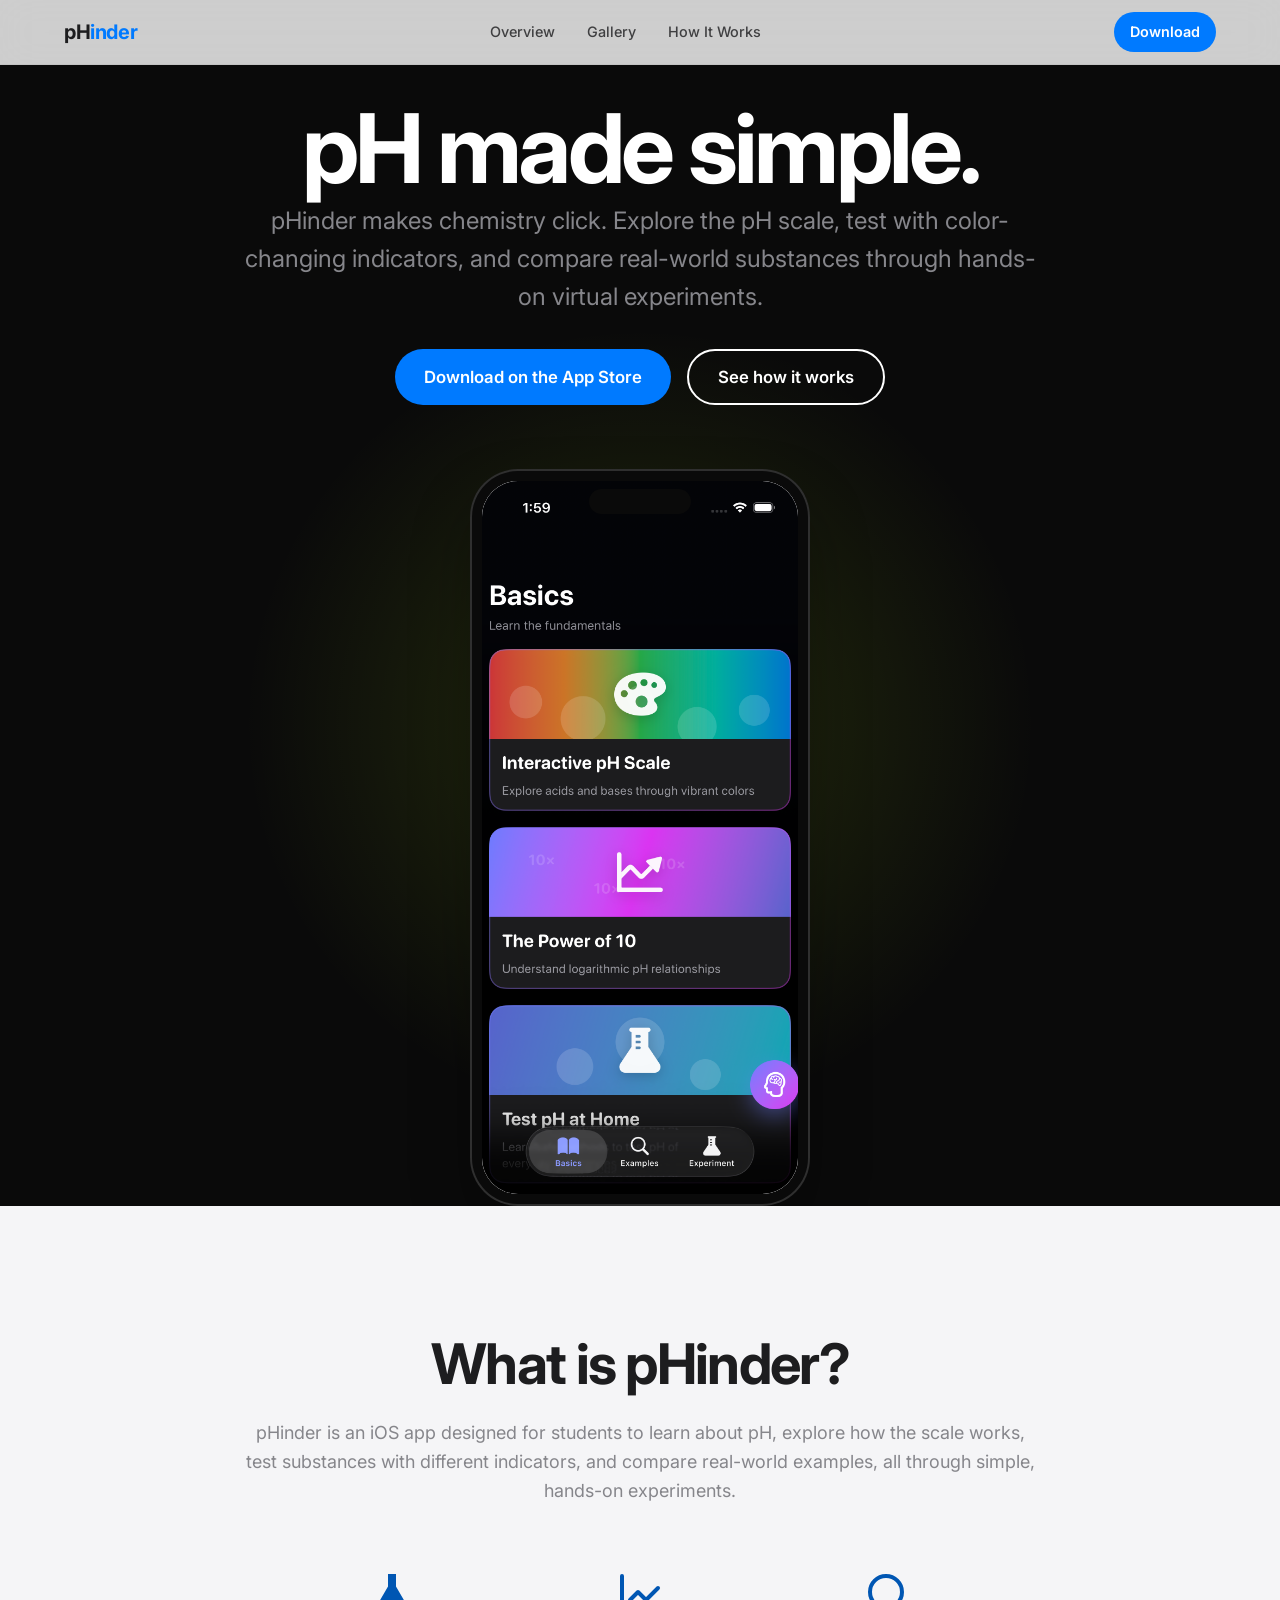
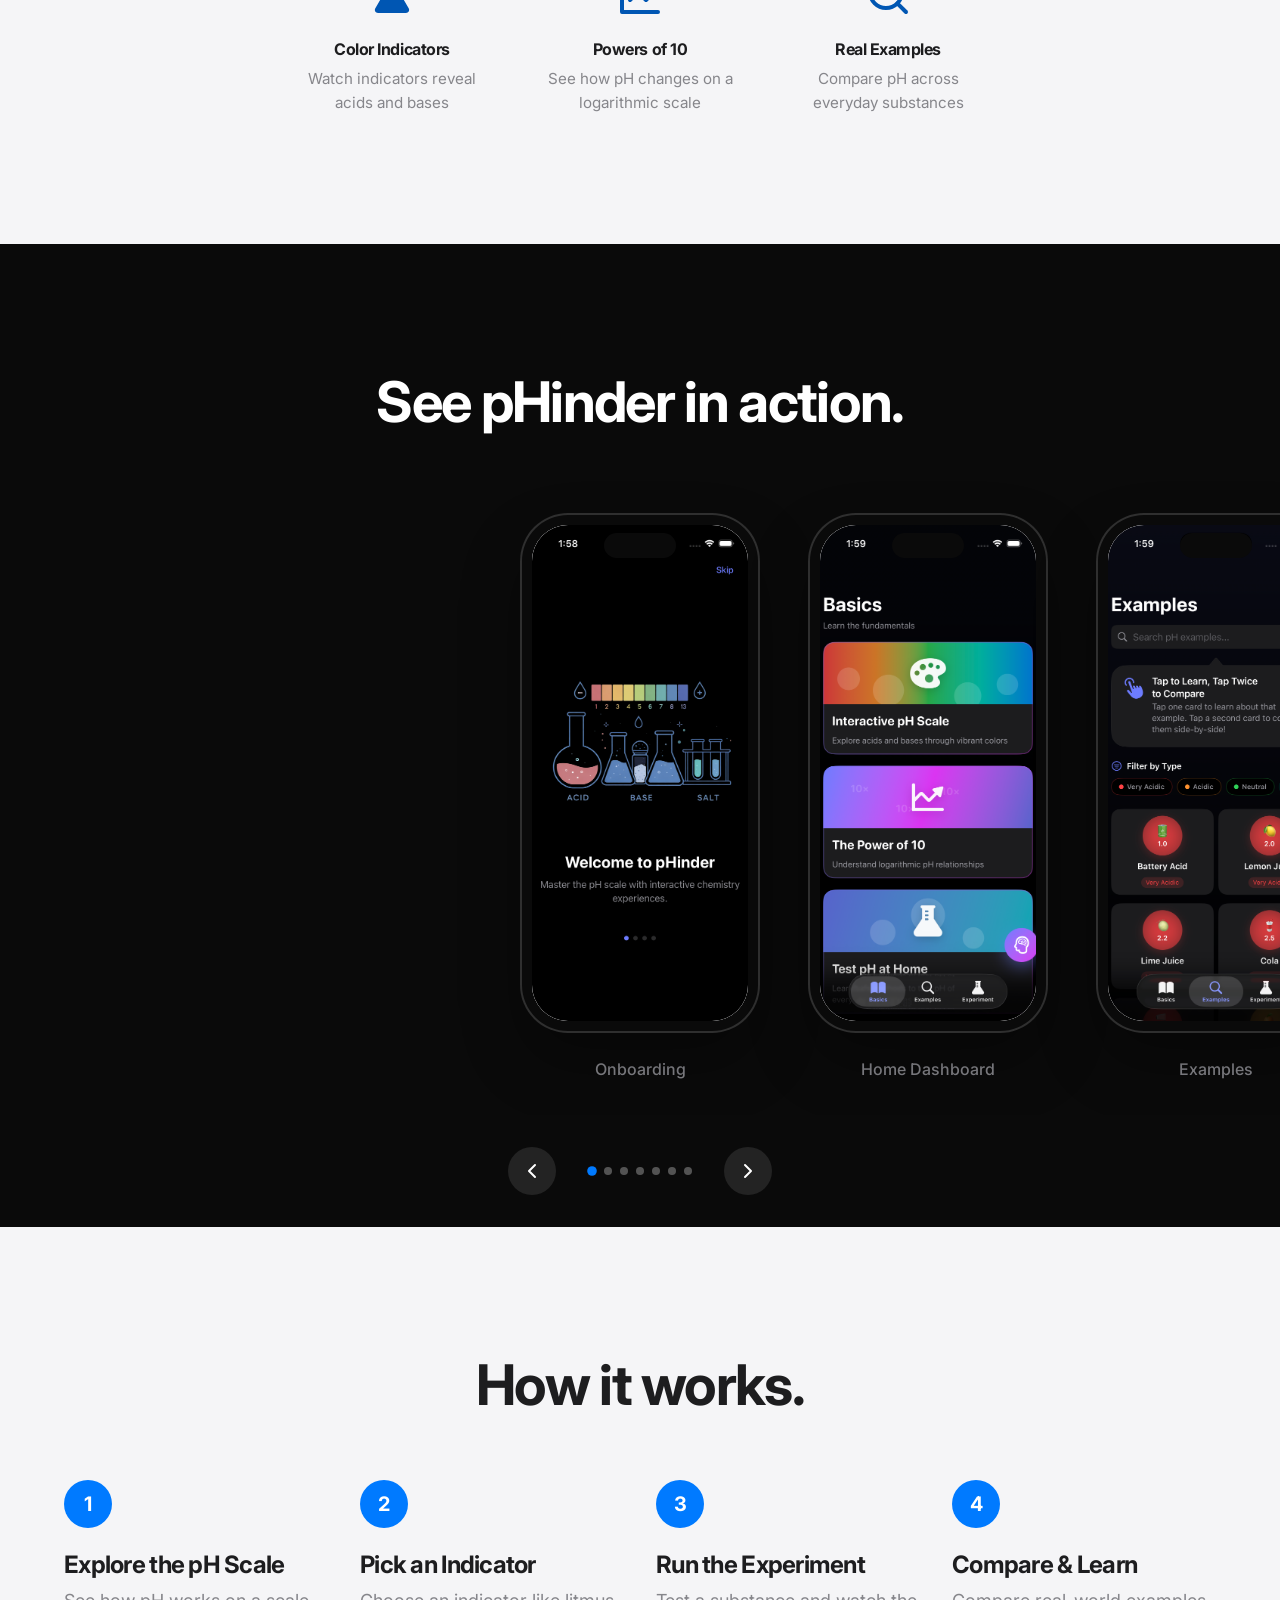
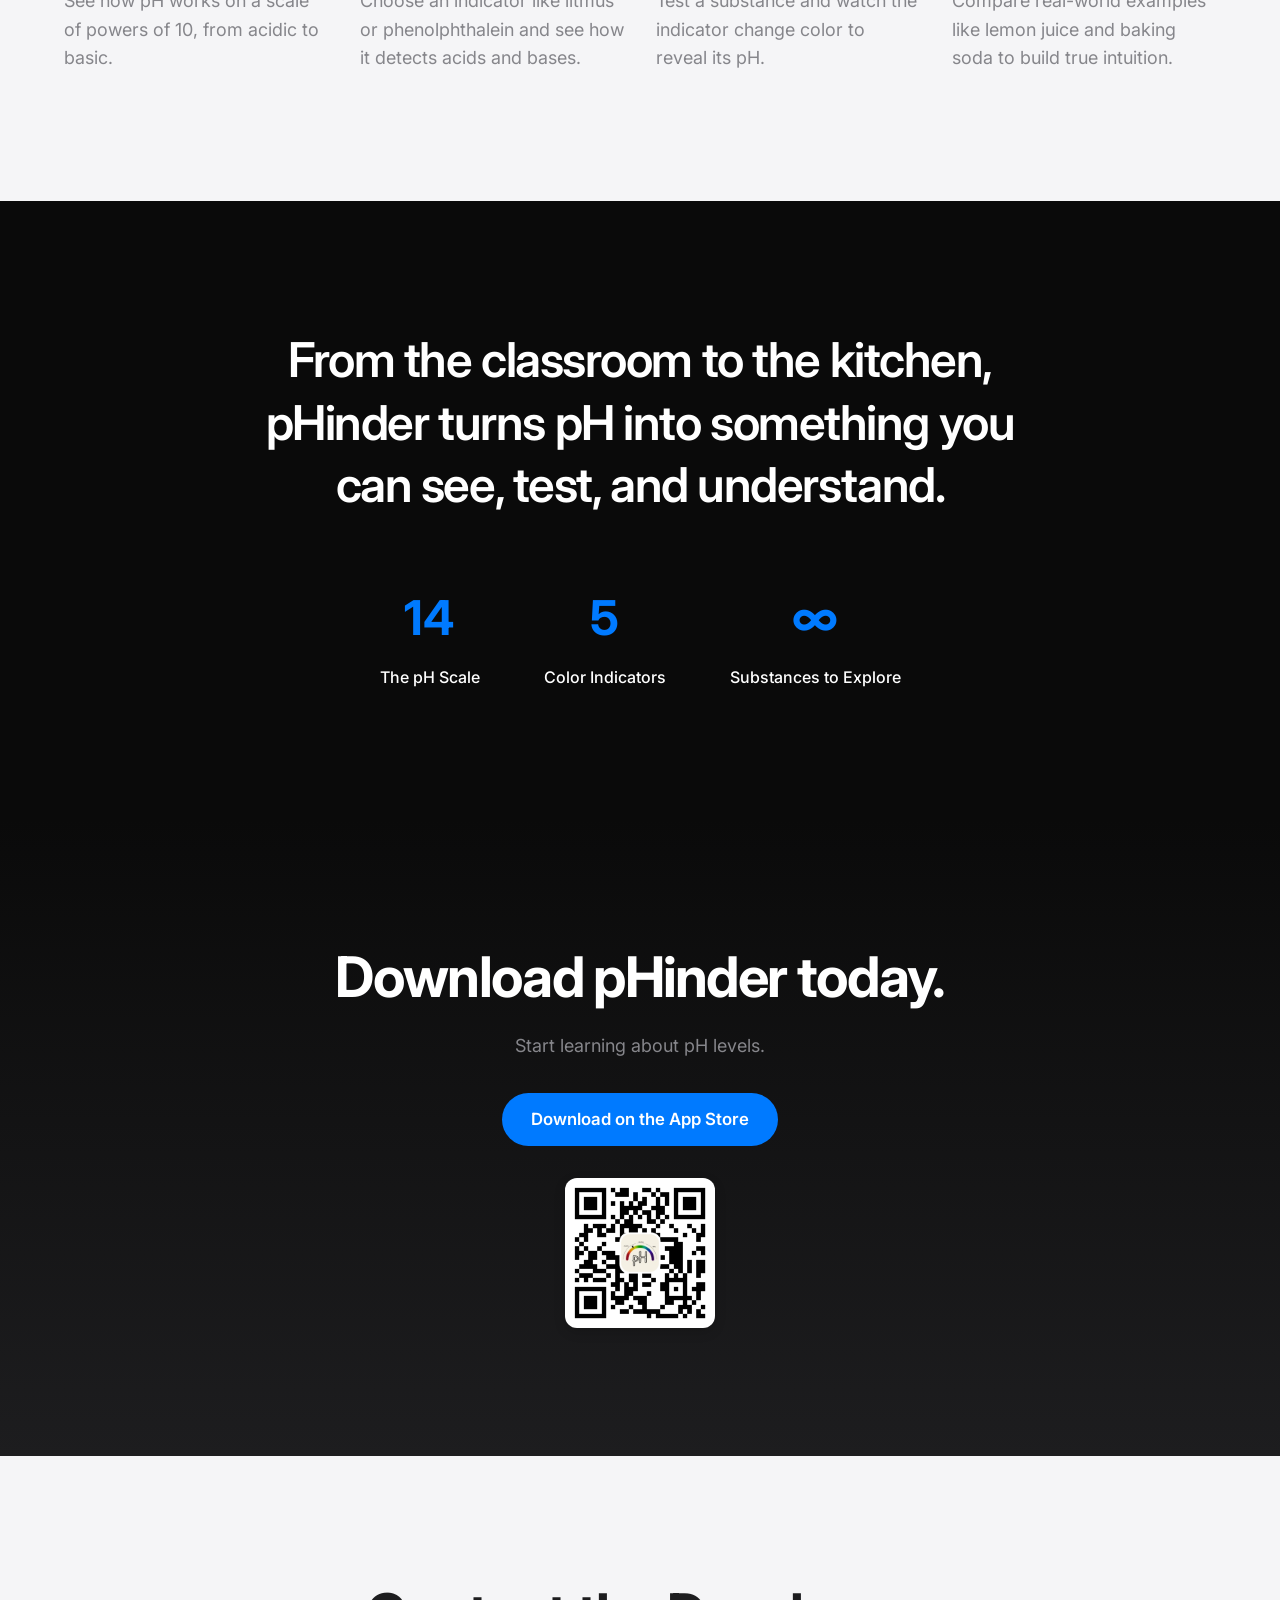
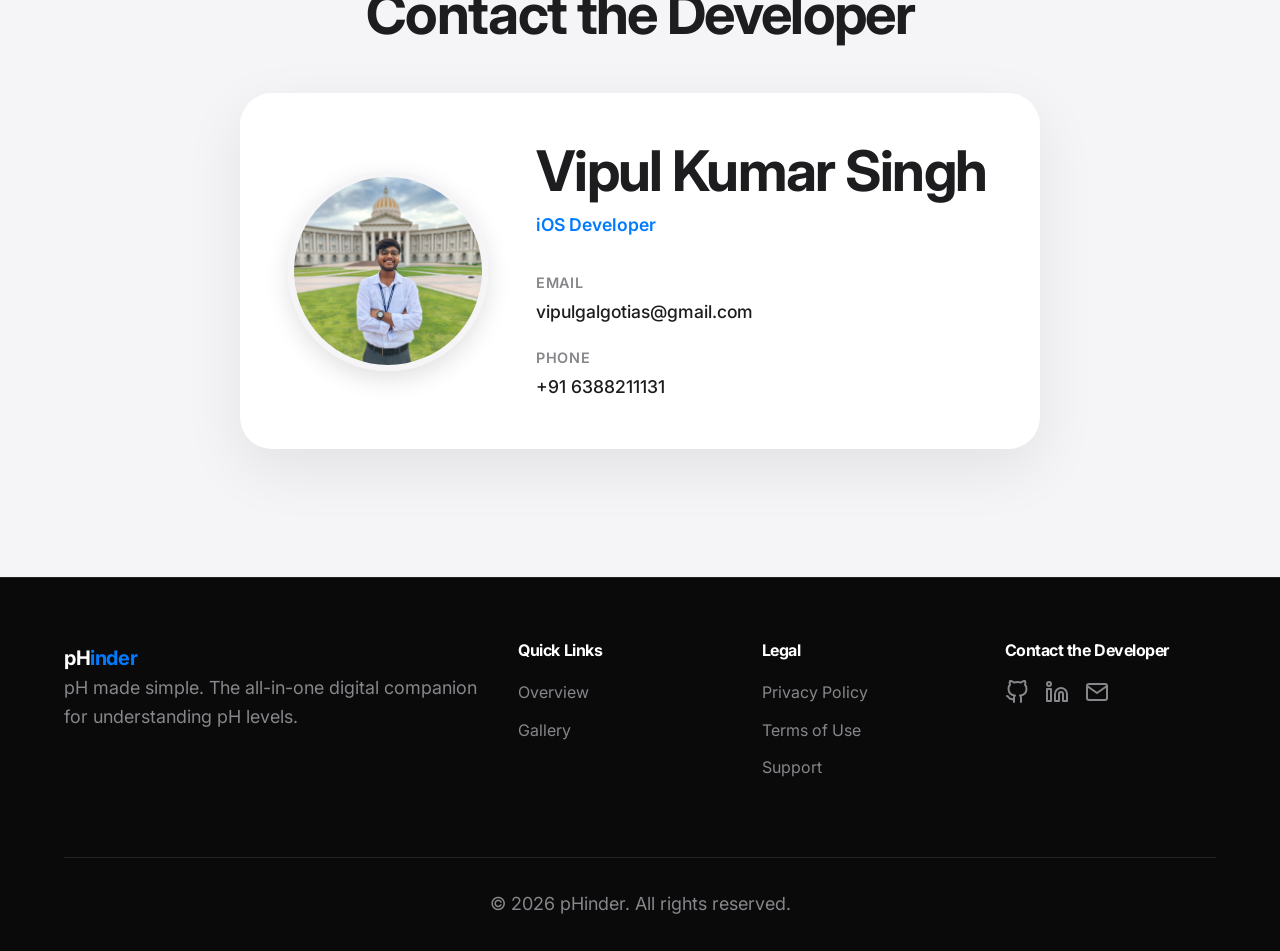
<file: index.html>
<!DOCTYPE html>
<html lang="en">
<head>
  <meta charset="UTF-8">
  <meta name="viewport" content="width=device-width, initial-scale=1.0">
  <title>pHinder: pH Made Simple</title>
  <meta name="description" content="pHinder turns your iPhone into a smart pH companion. Test water, soil, pools, food, skincare, and more — track results, spot trends, and understand your readings at a glance.">
  
  <!-- Open Graph -->
  <meta property="og:title" content="pHinder — pH made simple">
  <meta property="og:description" content="pHinder turns your iPhone into a smart pH companion.">
  <meta property="og:type" content="website">
  
  <!-- Fonts -->
  <link rel="preconnect" href="https://fonts.googleapis.com">
  <link rel="preconnect" href="https://fonts.gstatic.com" crossorigin>
  <link href="https://fonts.googleapis.com/css2?family=Inter:wght@400;500;600;700&display=swap" rel="stylesheet">
  
  <!-- CSS -->
  <link rel="stylesheet" href="css/styles.css">
</head>
<body>

  <!-- Navigation -->
  <nav class="navbar">
    <div class="container navbar__container">
      <a href="#" class="navbar__logo">

        pH<span>inder</span>
      </a>
      
      <div class="navbar__links">
        <a href="#overview" class="navbar__link">Overview</a>

        <a href="#gallery" class="navbar__link">Gallery</a>
        <a href="#how-it-works" class="navbar__link">How It Works</a>

      </div>
      
      <div class="navbar__actions">
        <a href="https://apple.co/43LIINp" target="_blank" class="btn btn--primary btn--sm">Download</a>
        <button class="navbar__toggle" aria-label="Toggle menu">
          <span></span>
          <span></span>
          <span></span>
        </button>
      </div>
    </div>
  </nav>

  <!-- Mobile Navigation Overlay -->
  <div class="mobile-nav">
    <div class="mobile-nav__links">
      <a href="#overview" class="mobile-nav__link">Overview</a>

      <a href="#gallery" class="mobile-nav__link">Gallery</a>
      <a href="#how-it-works" class="mobile-nav__link">How It Works</a>

      <a href="https://apple.co/43LIINp" target="_blank" class="btn btn--primary mobile-nav__link">Download App</a>
    </div>
  </div>

  <!-- Hero Section -->
  <section class="hero section--dark">
    <div class="hero__bg-glow"></div>
    <div class="container reveal">
      <div class="hero__content">
        <h1>pH made simple.</h1>
        <p class="hero__subtitle">pHinder makes chemistry click. Explore the pH scale, test with color-changing indicators, and compare real-world substances through hands-on virtual experiments.</p>
        <div class="hero__actions">
          <a href="https://apple.co/43LIINp" target="_blank" class="btn btn--primary">Download on the App Store</a>
          <a href="#how-it-works" class="btn btn--secondary">See how it works</a>
        </div>
      </div>
      
      <!-- Hero iPhone Mockup -->
      <div class="iphone-mockup">
        <div class="iphone-mockup__notch"></div>
        <div class="iphone-mockup__screen">
          <img src="assets/screenshots/01-home.png" alt="pHinder Home Dashboard" onerror="handleImageError(this)">
          <div class="iphone-mockup__placeholder">
            <svg width="24" height="24" viewBox="0 0 24 24" fill="none" stroke="currentColor" stroke-width="2" stroke-linecap="round" stroke-linejoin="round"><rect x="3" y="3" width="18" height="18" rx="2" ry="2"></rect><circle cx="8.5" cy="8.5" r="1.5"></circle><polyline points="21 15 16 10 5 21"></polyline></svg>
            <p>Dashboard</p>
          </div>
        </div>
      </div>
    </div>
  </section>

  <!-- Overview Section -->
  <section id="overview" class="section section--light reveal">
    <div class="container">
      <div class="text-center" style="max-width: 800px; margin: 0 auto;">
        <h2>What is pHinder?</h2>
        <p>pHinder is an iOS app designed for students to learn about pH, explore how the scale works, test substances with different indicators, and compare real-world examples, all through simple, hands-on experiments.</p>
      </div>
      
      <div class="overview__stats">
        <div class="stat-item">
          <svg viewBox="0 0 24 24" fill="currentColor" stroke="none"><path d="M10 2v6.2l-6.4 11.1C3.1 20.2 3.7 21.5 5 21.5h14c1.3 0 1.9-1.3 1.4-2.2L14 8.2V2h-4z"/></svg>
          <h4>Color Indicators</h4>
          <p>Watch indicators reveal acids and bases</p>
        </div>
        <div class="stat-item">
          <svg viewBox="0 0 24 24" fill="none" stroke="currentColor" stroke-width="2" stroke-linecap="round" stroke-linejoin="round"><path d="M3 3v18h18"/><path d="M7 15l4-4 4 4 6-6"/></svg>
          <h4>Powers of 10</h4>
          <p>See how pH changes on a logarithmic scale</p>
        </div>
        <div class="stat-item">
          <svg viewBox="0 0 24 24" fill="none" stroke="currentColor" stroke-width="2" stroke-linecap="round" stroke-linejoin="round"><circle cx="11" cy="11" r="8"></circle><line x1="21" y1="21" x2="16.65" y2="16.65"></line></svg>
          <h4>Real Examples</h4>
          <p>Compare pH across everyday substances</p>
        </div>
      </div>
    </div>
  </section>



  <!-- Gallery Section -->
  <section id="gallery" class="section section--dark gallery reveal">
    <div class="container text-center" style="margin-bottom: 3rem;">
      <h2>See pHinder in action.</h2>
    </div>
    
    <div class="carousel">
      <!-- Item 1 -->
      <div class="carousel__item">
        <div class="iphone-mockup">
          <div class="iphone-mockup__notch"></div>
          <div class="iphone-mockup__screen">
            <img src="assets/screenshots/07-settings.png" alt="Onboarding" onerror="handleImageError(this)">
            <div class="iphone-mockup__placeholder"><p>Onboarding</p></div>
          </div>
        </div>
        <div class="carousel__caption">Onboarding</div>
      </div>
      <!-- Item 2 -->
      <div class="carousel__item">
        <div class="iphone-mockup">
          <div class="iphone-mockup__notch"></div>
          <div class="iphone-mockup__screen">
            <img src="assets/screenshots/01-home.png" alt="Home Dashboard" onerror="handleImageError(this)">
            <div class="iphone-mockup__placeholder"><p>Home Dashboard</p></div>
          </div>
        </div>
        <div class="carousel__caption">Home Dashboard</div>
      </div>
      <!-- Item 3 -->
      <div class="carousel__item">
        <div class="iphone-mockup">
          <div class="iphone-mockup__notch"></div>
          <div class="iphone-mockup__screen">
            <img src="assets/screenshots/02-new-reading.png" alt="Examples" onerror="handleImageError(this)">
            <div class="iphone-mockup__placeholder"><p>Examples</p></div>
          </div>
        </div>
        <div class="carousel__caption">Examples</div>
      </div>
      <!-- Item 4 -->
      <div class="carousel__item">
        <div class="iphone-mockup">
          <div class="iphone-mockup__notch"></div>
          <div class="iphone-mockup__screen">
            <img src="assets/screenshots/03-history.png" alt="Experiment" onerror="handleImageError(this)">
            <div class="iphone-mockup__placeholder"><p>Experiment</p></div>
          </div>
        </div>
        <div class="carousel__caption">Experiment</div>
      </div>
      <!-- Item 5 -->
      <div class="carousel__item">
        <div class="iphone-mockup">
          <div class="iphone-mockup__notch"></div>
          <div class="iphone-mockup__screen">
            <img src="assets/screenshots/04-scanner.png" alt="pH Scale" onerror="handleImageError(this)">
            <div class="iphone-mockup__placeholder"><p>pH Scale</p></div>
          </div>
        </div>
        <div class="carousel__caption">pH Scale</div>
      </div>
      <!-- Item 6 -->
      <div class="carousel__item">
        <div class="iphone-mockup">
          <div class="iphone-mockup__notch"></div>
          <div class="iphone-mockup__screen">
            <img src="assets/screenshots/05-categories.png" alt="Logarithmic Scale" onerror="handleImageError(this)">
            <div class="iphone-mockup__placeholder"><p>Logarithmic Scale</p></div>
          </div>
        </div>
        <div class="carousel__caption">Logarithmic Scale</div>
      </div>
      <!-- Item 7 -->
      <div class="carousel__item">
        <div class="iphone-mockup">
          <div class="iphone-mockup__notch"></div>
          <div class="iphone-mockup__screen">
            <img src="assets/screenshots/06-details.png" alt="ChemBot" onerror="handleImageError(this)">
            <div class="iphone-mockup__placeholder"><p>ChemBot</p></div>
          </div>
        </div>
        <div class="carousel__caption">ChemBot</div>
      </div>
    </div>
    
    <div class="carousel-nav">
      <button class="carousel-nav__btn carousel-nav__btn--prev" aria-label="Previous screenshot">
        <svg width="24" height="24" viewBox="0 0 24 24" fill="none" stroke="currentColor" stroke-width="2" stroke-linecap="round" stroke-linejoin="round"><polyline points="15 18 9 12 15 6"></polyline></svg>
      </button>
      <div class="carousel-nav__dots">
        <button class="carousel-nav__dot is-active" aria-label="Go to screenshot 1"></button>
        <button class="carousel-nav__dot" aria-label="Go to screenshot 2"></button>
        <button class="carousel-nav__dot" aria-label="Go to screenshot 3"></button>
        <button class="carousel-nav__dot" aria-label="Go to screenshot 4"></button>
        <button class="carousel-nav__dot" aria-label="Go to screenshot 5"></button>
        <button class="carousel-nav__dot" aria-label="Go to screenshot 6"></button>
        <button class="carousel-nav__dot" aria-label="Go to screenshot 7"></button>

      </div>
      <button class="carousel-nav__btn carousel-nav__btn--next" aria-label="Next screenshot">
        <svg width="24" height="24" viewBox="0 0 24 24" fill="none" stroke="currentColor" stroke-width="2" stroke-linecap="round" stroke-linejoin="round"><polyline points="9 18 15 12 9 6"></polyline></svg>
      </button>
    </div>
  </section>

  <!-- How It Works Section -->
  <section id="how-it-works" class="section section--light reveal">
    <div class="container text-center">
      <h2>How it works.</h2>
      
      <div class="steps">
        <div class="step">
          <div class="step__number">1</div>
          <h3>Explore the pH Scale</h3>
          <p>See how pH works on a scale of powers of 10, from acidic to basic.</p>
        </div>
        <div class="step">
          <div class="step__number">2</div>
          <h3>Pick an Indicator</h3>
          <p>Choose an indicator like litmus or phenolphthalein and see how it detects acids and bases.</p>
        </div>
        <div class="step">
          <div class="step__number">3</div>
          <h3>Run the Experiment</h3>
          <p>Test a substance and watch the indicator change color to reveal its pH.</p>
        </div>
        <div class="step">
          <div class="step__number">4</div>
          <h3>Compare & Learn</h3>
          <p>Compare real-world examples like lemon juice and baking soda to build true intuition.</p>
        </div>
      </div>
    </div>
  </section>

  <!-- Why pHinder Section -->
  <section class="section section--dark why-section reveal">
    <div class="container">
      <h2>From the classroom to the kitchen, pHinder turns pH into something you can see, test, and understand.</h2>
      
      <div class="why-stats">
        <div class="why-stat">
          <span class="why-stat__number">14</span>
          <span class="why-stat__label">The pH Scale</span>
        </div>
        <div class="why-stat">
          <span class="why-stat__number">5</span>
          <span class="why-stat__label">Color Indicators</span>
        </div>
        <div class="why-stat">
          <span class="why-stat__number">∞</span>
          <span class="why-stat__label">Substances to Explore</span>
      </div>
    </div>
  </section>

  <!-- Download CTA Section -->
  <section id="download" class="section cta-section reveal">
    <div class="container">
      <h2 style="color: var(--color-white);">Download pHinder today.</h2>
      <p style="color: var(--color-gray-mid); margin-bottom: 2rem;">Start learning about pH levels.</p>
      
      <a href="https://apple.co/43LIINp" target="_blank" class="btn btn--primary">

        Download on the App Store
      </a>
      
      <div class="qr-placeholder" style="border: none; background: transparent;">
        <img src="assets/qr-code.png" alt="Scan to download" style="max-width: 150px; border-radius: 12px; box-shadow: 0 4px 12px rgba(0,0,0,0.15);">
      </div>
    </div>
  </section>



  <!-- Contact Developer Section -->
  <section id="contact-developer" class="section section--light reveal">
    <div class="container">
      <div class="text-center" style="margin-bottom: 3rem;">
        <h2>Contact the Developer</h2>
      </div>
      <div style="background: var(--color-white); border-radius: var(--border-radius-lg); box-shadow: var(--shadow-subtle); padding: 3rem; max-width: 800px; margin: 0 auto; display: flex; flex-wrap: wrap; gap: 3rem; align-items: center; justify-content: center;">
        
        <div style="flex: 0 0 auto; text-align: center;">
          <img src="assets/developer.jpg" alt="Vipul Kumar Singh" style="width: 200px; height: 200px; border-radius: 50%; object-fit: cover; border: 6px solid var(--color-gray-light); box-shadow: 0 8px 24px rgba(0,0,0,0.12);">
        </div>
        
        <div style="flex: 1 1 300px; text-align: left;">
          <h2 style="margin-bottom: 0.5rem;">Vipul Kumar Singh</h2>
          <p style="color: var(--color-accent); font-weight: 600; font-size: 1.1rem; margin-bottom: 2rem;">iOS Developer</p>
          
          <div style="display: flex; flex-direction: column; gap: 1.25rem;">
            <div>
              <p style="font-size: 0.9rem; color: var(--color-gray-mid); margin-bottom: 0.25rem; font-weight: 600; text-transform: uppercase; letter-spacing: 0.05em;">Email</p>
              <a href="mailto:vipulgalgotias@gmail.com" style="color: var(--color-gray-dark); font-weight: 500; text-decoration: none; font-size: 1.1rem; transition: color var(--transition-fast);" onmouseover="this.style.color='var(--color-accent)'" onmouseout="this.style.color='var(--color-gray-dark)'">vipulgalgotias@gmail.com</a>
            </div>
            <div>
              <p style="font-size: 0.9rem; color: var(--color-gray-mid); margin-bottom: 0.25rem; font-weight: 600; text-transform: uppercase; letter-spacing: 0.05em;">Phone</p>
              <a href="tel:6388211131" style="color: var(--color-gray-dark); font-weight: 500; text-decoration: none; font-size: 1.1rem; transition: color var(--transition-fast);" onmouseover="this.style.color='var(--color-accent)'" onmouseout="this.style.color='var(--color-gray-dark)'">+91 6388211131</a>
            </div>
          </div>
        </div>
        
      </div>
    </div>
  </section>

  <!-- Footer -->
  <footer class="footer">
    <div class="container">
      <div class="footer__grid">
        <div class="footer__brand">
          <a href="#" class="navbar__logo">

            pH<span>inder</span>
          </a>
          <p>pH made simple. The all-in-one digital companion for understanding pH levels.</p>
        </div>
        
        <div>
          <h4>Quick Links</h4>
          <ul>
            <li><a href="#overview">Overview</a></li>

            <li><a href="#gallery">Gallery</a></li>

          </ul>
        </div>
        
        <div>
          <h4>Legal</h4>
          <ul>
            <li><a href="privacy.html">Privacy Policy</a></li>
            <li><a href="terms.html">Terms of Use</a></li>
            <li><a href="support.html">Support</a></li>
          </ul>
        </div>
        
        <div>
          <h4>Contact the Developer</h4>
          <div class="footer__socials">
            <a href="https://github.com/vipulclicks" aria-label="GitHub">
              <svg viewBox="0 0 24 24" fill="none" stroke="currentColor" stroke-width="2" stroke-linecap="round" stroke-linejoin="round"><path d="M9 19c-5 1.5-5-2.5-7-3m14 6v-3.87a3.37 3.37 0 0 0-.94-2.61c3.14-.35 6.44-1.54 6.44-7A5.44 5.44 0 0 0 20 4.77 5.07 5.07 0 0 0 19.91 1S18.73.65 16 2.48a13.38 13.38 0 0 0-7 0C6.27.65 5.09 1 5.09 1A5.07 5.07 0 0 0 5 4.77a5.44 5.44 0 0 0-1.5 3.78c0 5.42 3.3 6.61 6.44 7A3.37 3.37 0 0 0 9 18.13V22"></path></svg>
            </a>
            <a href="https://www.linkedin.com/in/vipul-kumar-singh-03ab66294/" aria-label="LinkedIn">
              <svg viewBox="0 0 24 24" fill="none" stroke="currentColor" stroke-width="2" stroke-linecap="round" stroke-linejoin="round"><path d="M16 8a6 6 0 0 1 6 6v7h-4v-7a2 2 0 0 0-2-2 2 2 0 0 0-2 2v7h-4v-7a6 6 0 0 1 6-6z"></path><rect x="2" y="9" width="4" height="12"></rect><circle cx="4" cy="4" r="2"></circle></svg>
            </a>
            <a href="mailto:vipulgalgotias@gmail.com" aria-label="Email">
              <svg viewBox="0 0 24 24" fill="none" stroke="currentColor" stroke-width="2" stroke-linecap="round" stroke-linejoin="round"><path d="M4 4h16c1.1 0 2 .9 2 2v12c0 1.1-.9 2-2 2H4c-1.1 0-2-.9-2-2V6c0-1.1.9-2 2-2z"></path><polyline points="22,6 12,13 2,6"></polyline></svg>
            </a>
          </div>
        </div>
      </div>
      
      <div class="footer__bottom">
        <p>&copy; 2026 pHinder. All rights reserved.</p>
      </div>
    </div>
  </footer>

  <script src="js/main.js"></script>
</body>
</html>
</file>
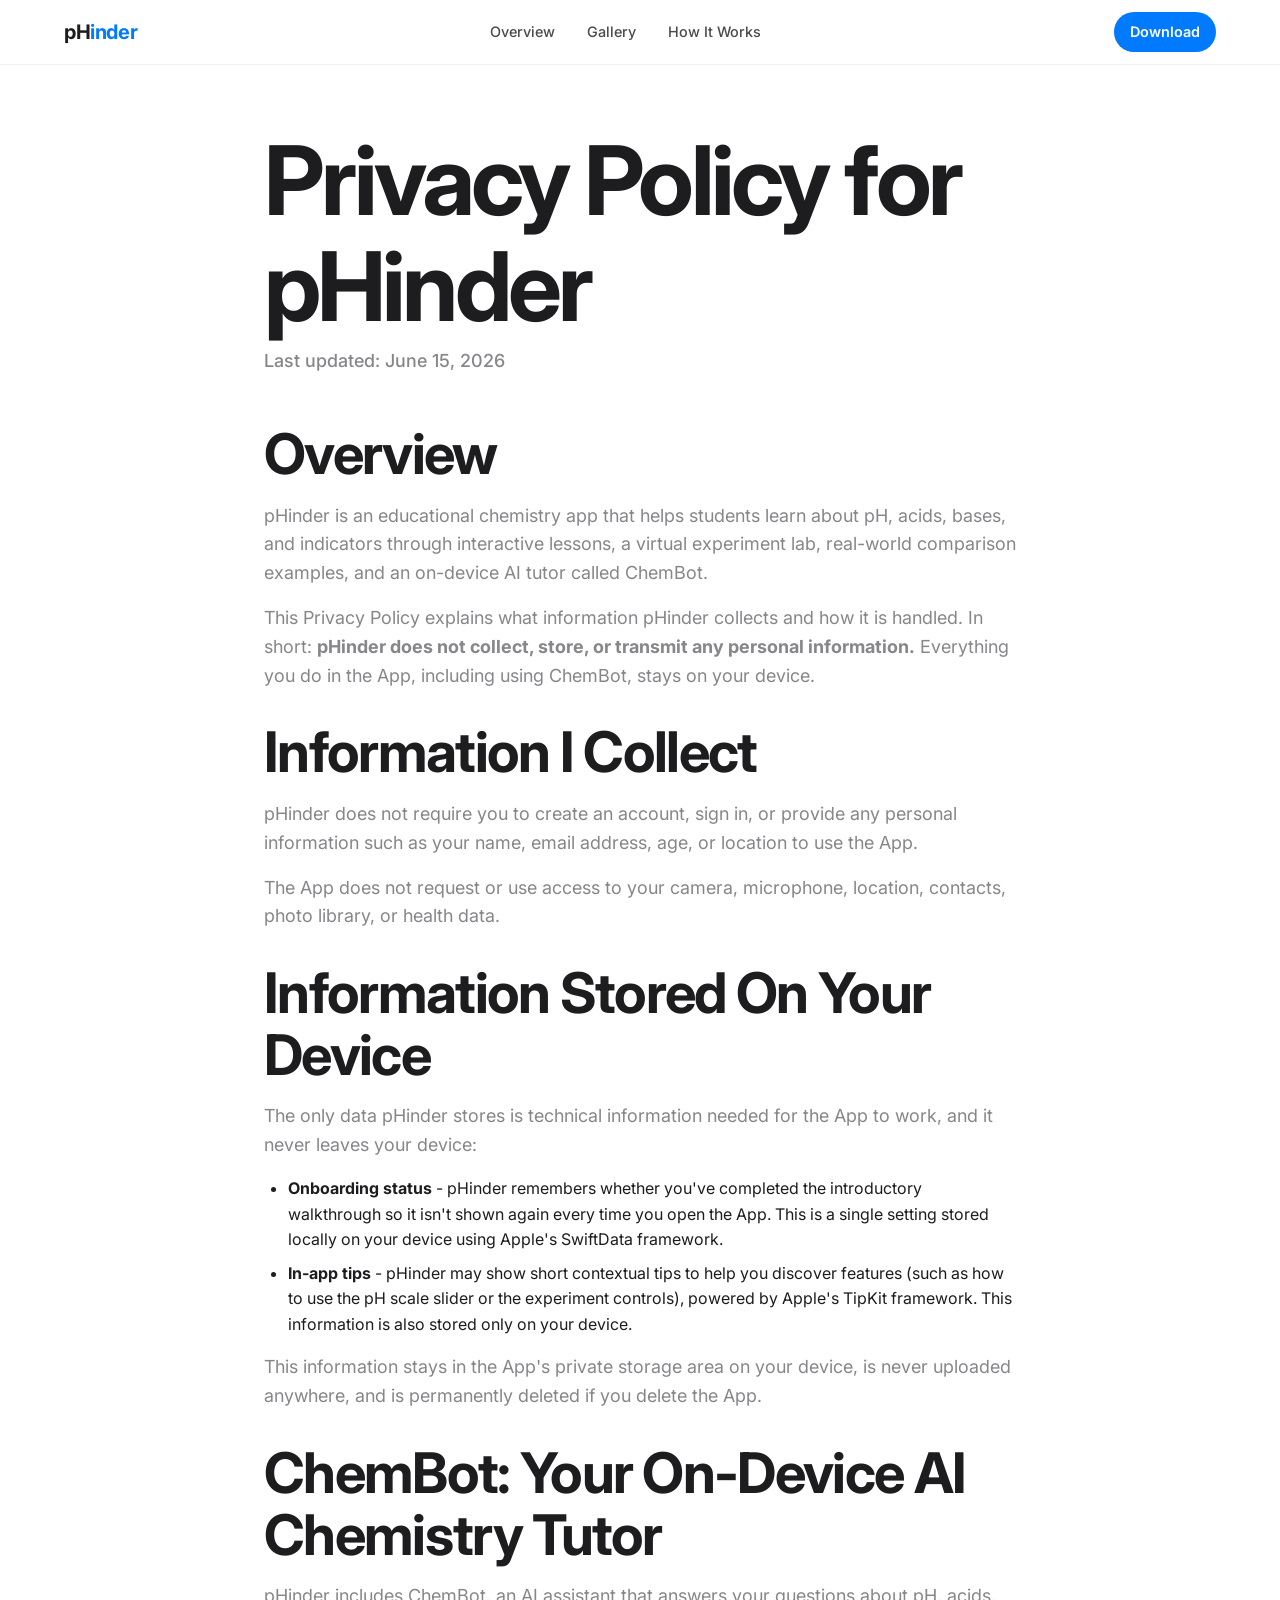
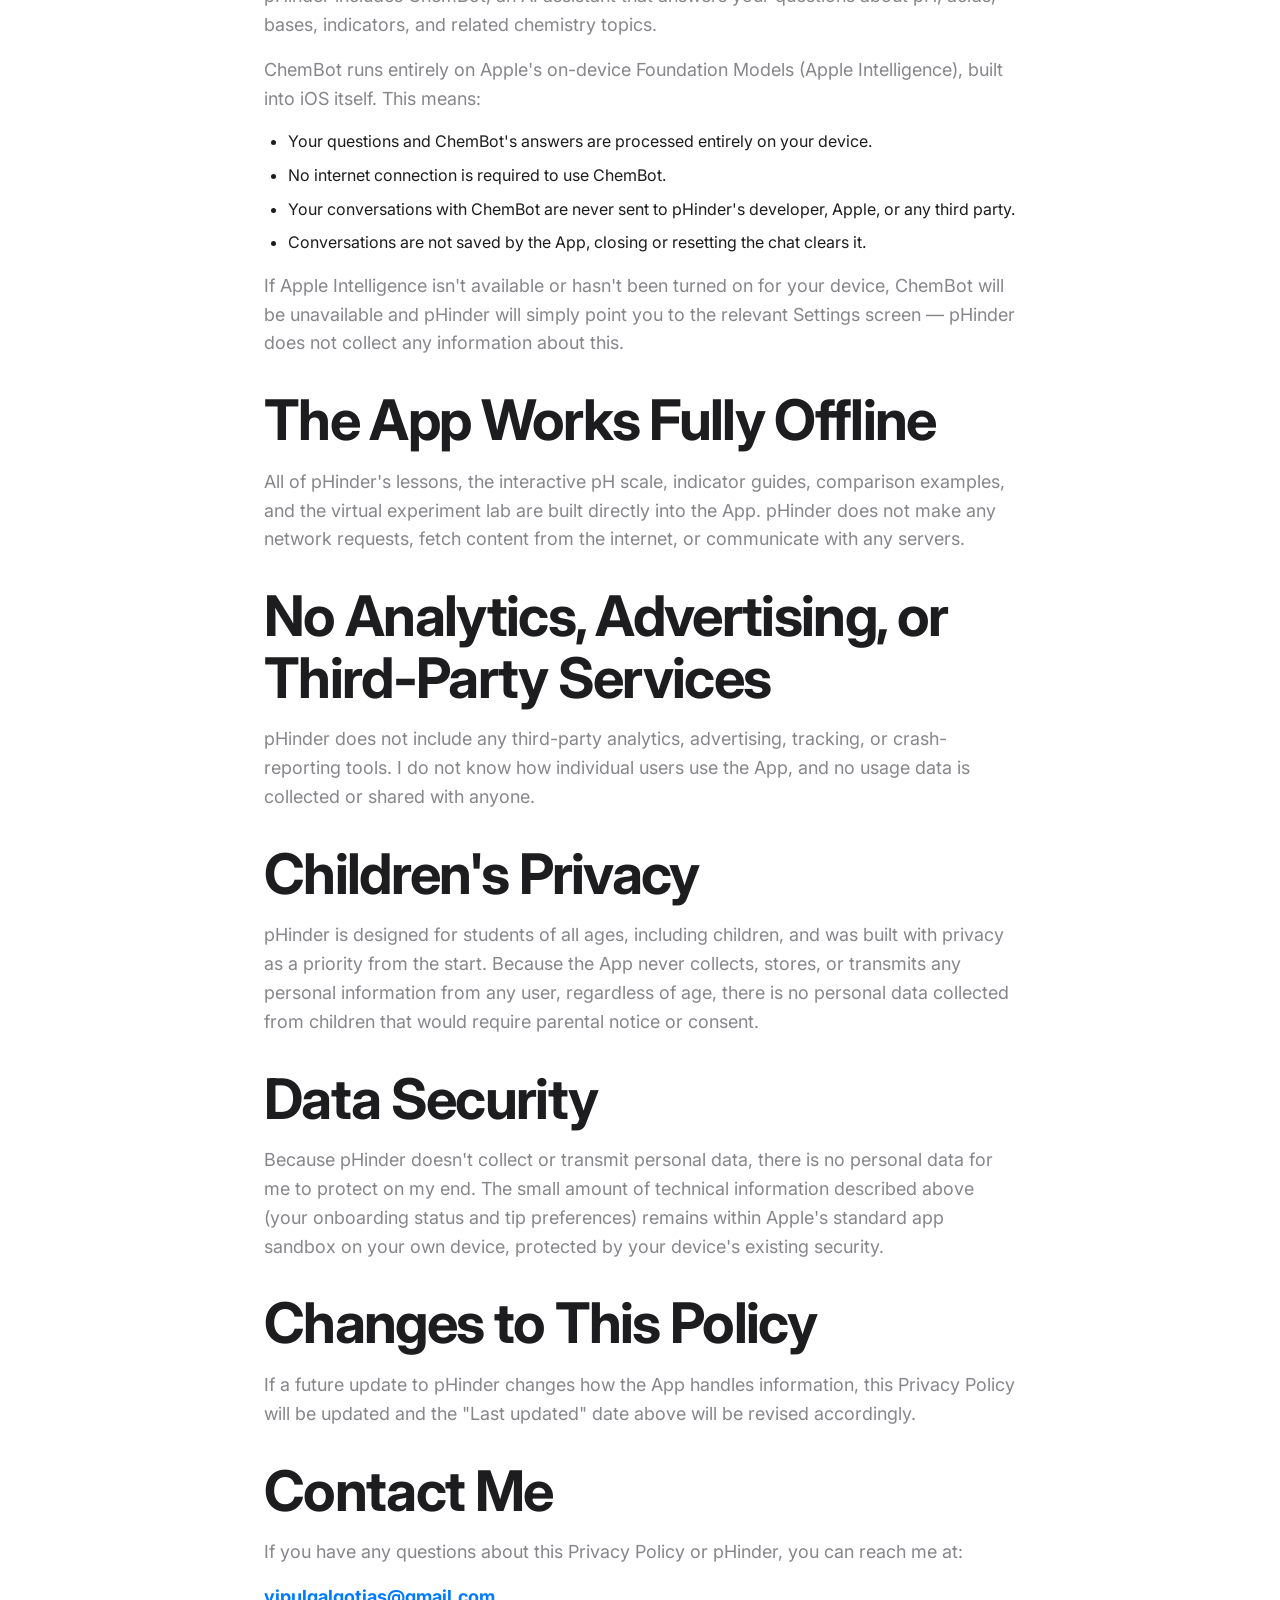
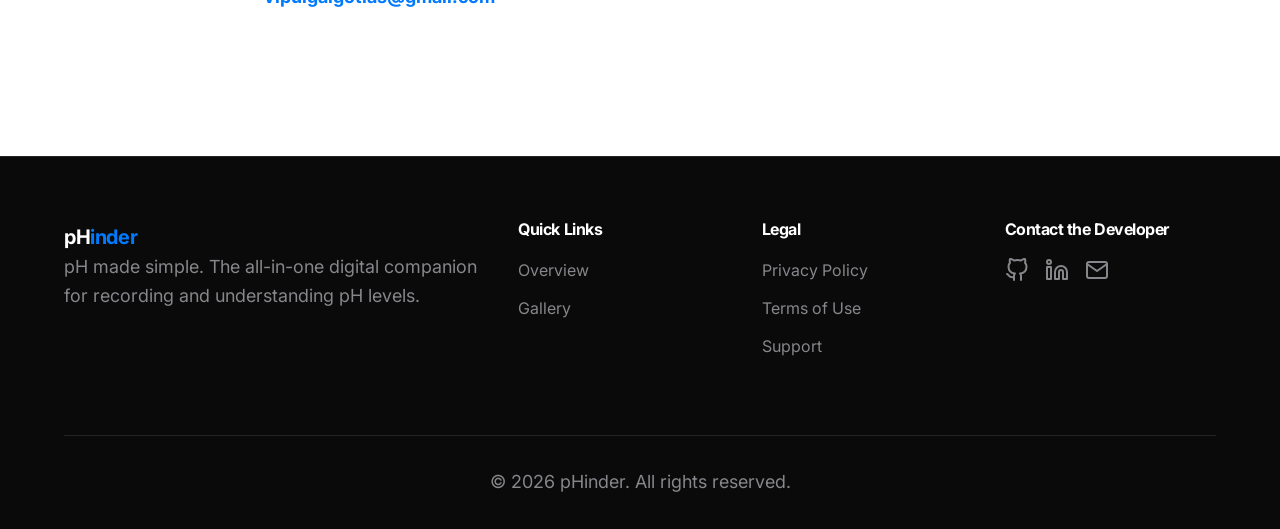
<file: privacy.html>
<!DOCTYPE html>
<html lang="en">

<head>
  <meta charset="UTF-8">
  <meta name="viewport" content="width=device-width, initial-scale=1.0">
  <title>Privacy Policy — pHinder</title>
  <meta name="description" content="Privacy Policy for pHinder iOS app.">

  <meta property="og:title" content="Privacy Policy — pHinder">
  <meta property="og:description" content="Privacy Policy for pHinder iOS app.">
  <meta property="og:type" content="website">

  <link rel="preconnect" href="https://fonts.googleapis.com">
  <link rel="preconnect" href="https://fonts.gstatic.com" crossorigin>
  <link href="https://fonts.googleapis.com/css2?family=Inter:wght@400;500;600;700&display=swap" rel="stylesheet">

  <link rel="stylesheet" href="css/styles.css">
</head>

<body>
  <!-- Navigation -->
  <nav class="navbar">
    <div class="container navbar__container">
      <a href="index.html" class="navbar__logo">
        pH<span>inder</span>
      </a>

      <div class="navbar__links">
        <a href="index.html#overview" class="navbar__link">Overview</a>
        <a href="index.html#gallery" class="navbar__link">Gallery</a>
        <a href="index.html#how-it-works" class="navbar__link">How It Works</a>
      </div>

      <div class="navbar__actions">
        <a href="https://apple.co/43LIINp" target="_blank" class="btn btn--primary btn--sm">Download</a>
        <button class="navbar__toggle" aria-label="Toggle menu">
          <span></span>
          <span></span>
          <span></span>
        </button>
      </div>
    </div>
  </nav>

  <!-- Mobile Navigation Overlay -->
  <div class="mobile-nav">
    <div class="mobile-nav__links">
      <a href="index.html#overview" class="mobile-nav__link">Overview</a>
      <a href="index.html#gallery" class="mobile-nav__link">Gallery</a>
      <a href="index.html#how-it-works" class="mobile-nav__link">How It Works</a>
      <a href="https://apple.co/43LIINp" target="_blank" class="btn btn--primary mobile-nav__link">Download App</a>
    </div>
  </div>

  <section class="section" style="padding-top: 8rem; min-height: 80vh;">
    <div class="container" style="max-width: 800px;">
      <h1 style="margin-bottom: 0.5rem;">Privacy Policy for pHinder</h1>
      <p style="color: var(--color-gray-mid); margin-bottom: 3rem; font-weight: 500;">Last updated: June 15, 2026</p>

      <div class="legal-content">
        <h2 style="margin-top: 2rem; margin-bottom: 1rem;">Overview</h2>
        <p style="margin-bottom: 1rem; line-height: 1.6;">pHinder is an educational chemistry app that helps students
          learn about pH, acids, bases, and indicators through interactive lessons, a virtual experiment lab, real-world
          comparison examples, and an on-device AI tutor called ChemBot.</p>
        <p style="margin-bottom: 1rem; line-height: 1.6;">This Privacy Policy explains what information pHinder collects
          and how it is handled. In short: <strong>pHinder does not collect, store, or transmit any personal
            information.</strong> Everything you do in the App, including using ChemBot, stays on your device.</p>

        <h2 style="margin-top: 2rem; margin-bottom: 1rem;">Information I Collect</h2>
        <p style="margin-bottom: 1rem; line-height: 1.6;">pHinder does not require you to create an account, sign in, or
          provide any personal information such as your name, email address, age, or location to use the App.</p>
        <p style="margin-bottom: 1rem; line-height: 1.6;">The App does not request or use access to your camera,
          microphone, location, contacts, photo library, or health data.</p>

        <h2 style="margin-top: 2rem; margin-bottom: 1rem;">Information Stored On Your Device</h2>
        <p style="margin-bottom: 1rem; line-height: 1.6;">The only data pHinder stores is technical information needed
          for the App to work, and it never leaves your device:</p>
        <ul style="margin-bottom: 1rem; line-height: 1.6; padding-left: 1.5rem;">
          <li style="margin-bottom: 0.5rem;"><strong>Onboarding status</strong> - pHinder remembers whether you've
            completed the introductory walkthrough so it isn't shown again every time you open the App. This is a single
            setting stored locally on your device using Apple's SwiftData framework.</li>
          <li style="margin-bottom: 0.5rem;"><strong>In-app tips</strong> - pHinder may show short contextual tips to
            help you discover features (such as how to use the pH scale slider or the experiment controls), powered by
            Apple's TipKit framework. This information is also stored only on your device.</li>
        </ul>
        <p style="margin-bottom: 1rem; line-height: 1.6;">This information stays in the App's private storage area on
          your device, is never uploaded anywhere, and is permanently deleted if you delete the App.</p>

        <h2 style="margin-top: 2rem; margin-bottom: 1rem;">ChemBot: Your On-Device AI Chemistry Tutor</h2>
        <p style="margin-bottom: 1rem; line-height: 1.6;">pHinder includes ChemBot, an AI assistant that answers your
          questions about pH, acids, bases, indicators, and related chemistry topics.</p>
        <p style="margin-bottom: 1rem; line-height: 1.6;">ChemBot runs entirely on Apple's on-device Foundation Models
          (Apple Intelligence), built into iOS itself. This means:</p>
        <ul style="margin-bottom: 1rem; line-height: 1.6; padding-left: 1.5rem;">
          <li style="margin-bottom: 0.5rem;">Your questions and ChemBot's answers are processed entirely on your device.
          </li>
          <li style="margin-bottom: 0.5rem;">No internet connection is required to use ChemBot.</li>
          <li style="margin-bottom: 0.5rem;">Your conversations with ChemBot are never sent to pHinder's developer,
            Apple, or any third party.</li>
          <li style="margin-bottom: 0.5rem;">Conversations are not saved by the App, closing or resetting the chat
            clears it.</li>
        </ul>
        <p style="margin-bottom: 1rem; line-height: 1.6;">If Apple Intelligence isn't available or hasn't been turned on
          for your device, ChemBot will be unavailable and pHinder will simply point you to the relevant Settings screen
          — pHinder does not collect any information about this.</p>

        <h2 style="margin-top: 2rem; margin-bottom: 1rem;">The App Works Fully Offline</h2>
        <p style="margin-bottom: 1rem; line-height: 1.6;">All of pHinder's lessons, the interactive pH scale, indicator
          guides, comparison examples, and the virtual experiment lab are built directly into the App. pHinder does not
          make any network requests, fetch content from the internet, or communicate with any servers.</p>

        <h2 style="margin-top: 2rem; margin-bottom: 1rem;">No Analytics, Advertising, or Third-Party Services</h2>
        <p style="margin-bottom: 1rem; line-height: 1.6;">pHinder does not include any third-party analytics,
          advertising, tracking, or crash-reporting tools. I do not know how individual users use the App, and no usage
          data is collected or shared with anyone.</p>

        <h2 style="margin-top: 2rem; margin-bottom: 1rem;">Children's Privacy</h2>
        <p style="margin-bottom: 1rem; line-height: 1.6;">pHinder is designed for students of all ages, including
          children, and was built with privacy as a priority from the start. Because the App never collects, stores, or
          transmits any personal information from any user, regardless of age, there is no personal data collected from
          children that would require parental notice or consent.</p>

        <h2 style="margin-top: 2rem; margin-bottom: 1rem;">Data Security</h2>
        <p style="margin-bottom: 1rem; line-height: 1.6;">Because pHinder doesn't collect or transmit personal data,
          there is no personal data for me to protect on my end. The small amount of technical information described
          above (your onboarding status and tip preferences) remains within Apple's standard app sandbox on your own
          device, protected by your device's existing security.</p>

        <h2 style="margin-top: 2rem; margin-bottom: 1rem;">Changes to This Policy</h2>
        <p style="margin-bottom: 1rem; line-height: 1.6;">If a future update to pHinder changes how the App handles
          information, this Privacy Policy will be updated and the "Last updated" date above will be revised
          accordingly.</p>

        <h2 style="margin-top: 2rem; margin-bottom: 1rem;">Contact Me</h2>
        <p style="margin-bottom: 1rem; line-height: 1.6;">If you have any questions about this Privacy Policy or
          pHinder, you can reach me at:</p>
        <p style="margin-bottom: 1rem; line-height: 1.6;"><strong><a href="mailto:vipulgalgotias@gmail.com"
              style="color: var(--color-accent); font-weight: bold; text-decoration: none;">vipulgalgotias@gmail.com</a></strong>
        </p>
      </div>
    </div>
  </section>

  <!-- Footer -->
  <footer class="footer">
    <div class="container">
      <div class="footer__grid">
        <div class="footer__brand">
          <a href="index.html" class="navbar__logo">

            pH<span>inder</span>
          </a>
          <p>pH made simple. The all-in-one digital companion for recording and understanding pH levels.</p>
        </div>

        <div>
          <h4>Quick Links</h4>
          <ul>
            <li><a href="index.html#overview">Overview</a></li>

            <li><a href="index.html#gallery">Gallery</a></li>

          </ul>
        </div>

        <div>
          <h4>Legal</h4>
          <ul>
            <li><a href="privacy.html">Privacy Policy</a></li>
            <li><a href="terms.html">Terms of Use</a></li>
            <li><a href="support.html">Support</a></li>
          </ul>
        </div>

        <div>
          <h4>Contact the Developer</h4>
          <div class="footer__socials">
            <a href="https://github.com/vipulclicks" aria-label="GitHub">
              <svg viewBox="0 0 24 24" fill="none" stroke="currentColor" stroke-width="2" stroke-linecap="round"
                stroke-linejoin="round">
                <path
                  d="M9 19c-5 1.5-5-2.5-7-3m14 6v-3.87a3.37 3.37 0 0 0-.94-2.61c3.14-.35 6.44-1.54 6.44-7A5.44 5.44 0 0 0 20 4.77 5.07 5.07 0 0 0 19.91 1S18.73.65 16 2.48a13.38 13.38 0 0 0-7 0C6.27.65 5.09 1 5.09 1A5.07 5.07 0 0 0 5 4.77a5.44 5.44 0 0 0-1.5 3.78c0 5.42 3.3 6.61 6.44 7A3.37 3.37 0 0 0 9 18.13V22">
                </path>
              </svg>
            </a>
            <a href="https://www.linkedin.com/in/vipul-kumar-singh-03ab66294/" aria-label="LinkedIn">
              <svg viewBox="0 0 24 24" fill="none" stroke="currentColor" stroke-width="2" stroke-linecap="round"
                stroke-linejoin="round">
                <path d="M16 8a6 6 0 0 1 6 6v7h-4v-7a2 2 0 0 0-2-2 2 2 0 0 0-2 2v7h-4v-7a6 6 0 0 1 6-6z"></path>
                <rect x="2" y="9" width="4" height="12"></rect>
                <circle cx="4" cy="4" r="2"></circle>
              </svg>
            </a>
            <a href="mailto:vipulgalgotias@gmail.com" aria-label="Email">
              <svg viewBox="0 0 24 24" fill="none" stroke="currentColor" stroke-width="2" stroke-linecap="round"
                stroke-linejoin="round">
                <path d="M4 4h16c1.1 0 2 .9 2 2v12c0 1.1-.9 2-2 2H4c-1.1 0-2-.9-2-2V6c0-1.1.9-2 2-2z"></path>
                <polyline points="22,6 12,13 2,6"></polyline>
              </svg>
            </a>
          </div>
        </div>
      </div>

      <div class="footer__bottom">
        <p>&copy; 2026 pHinder. All rights reserved.</p>
      </div>
    </div>
  </footer>

  <script src="js/main.js"></script>
</body>

</html>
</file>
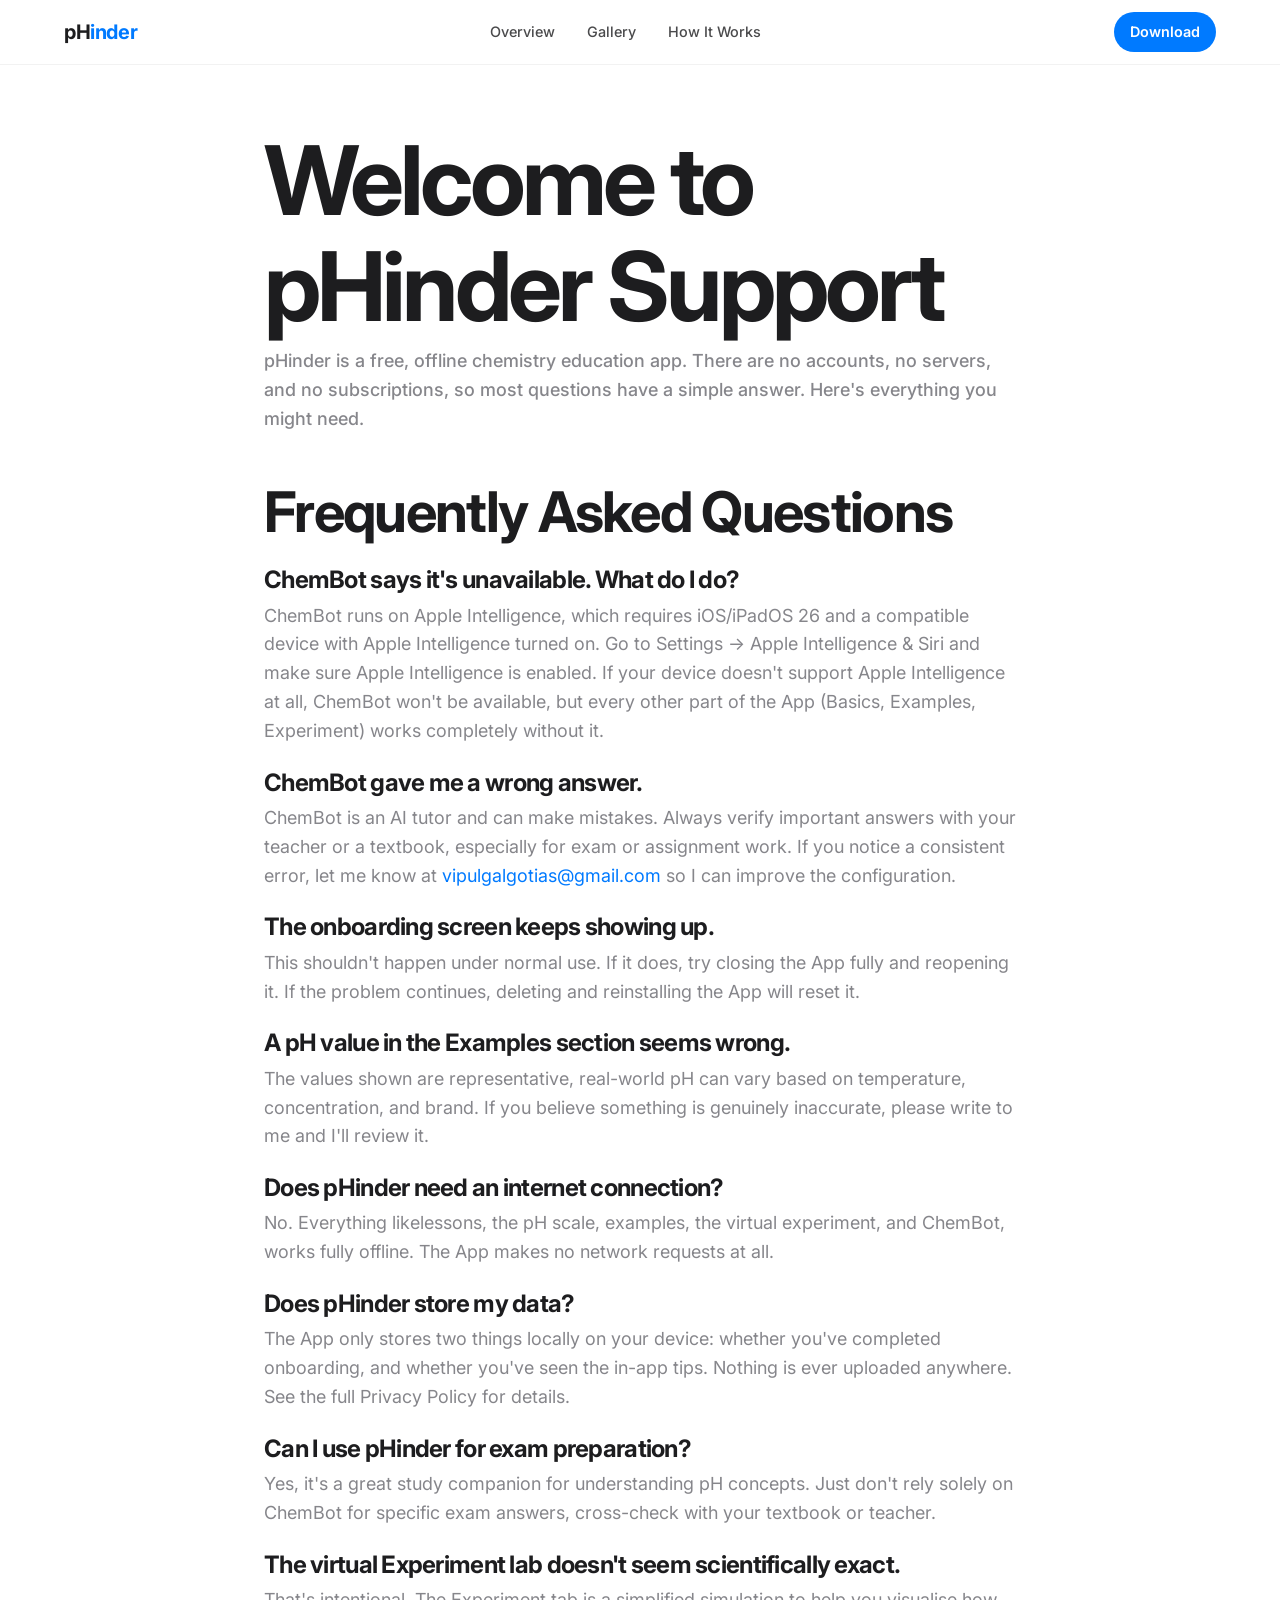
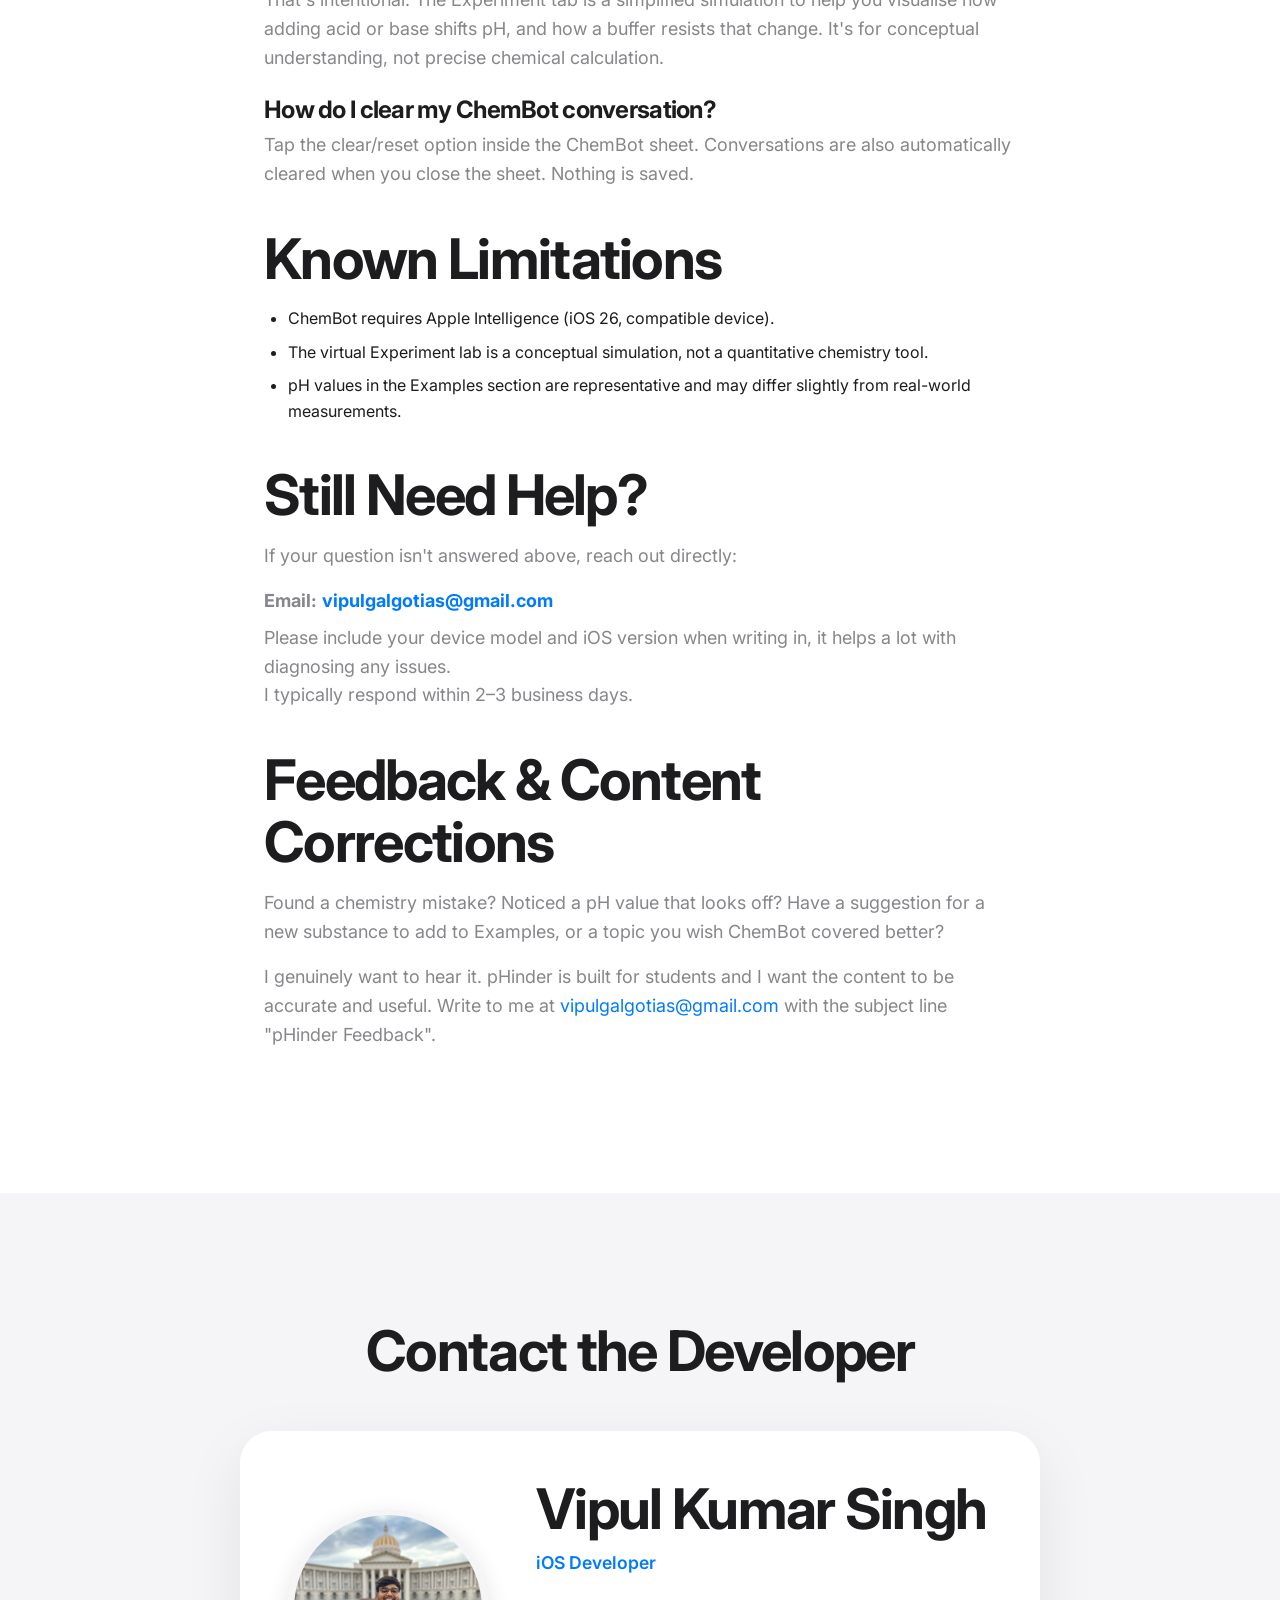
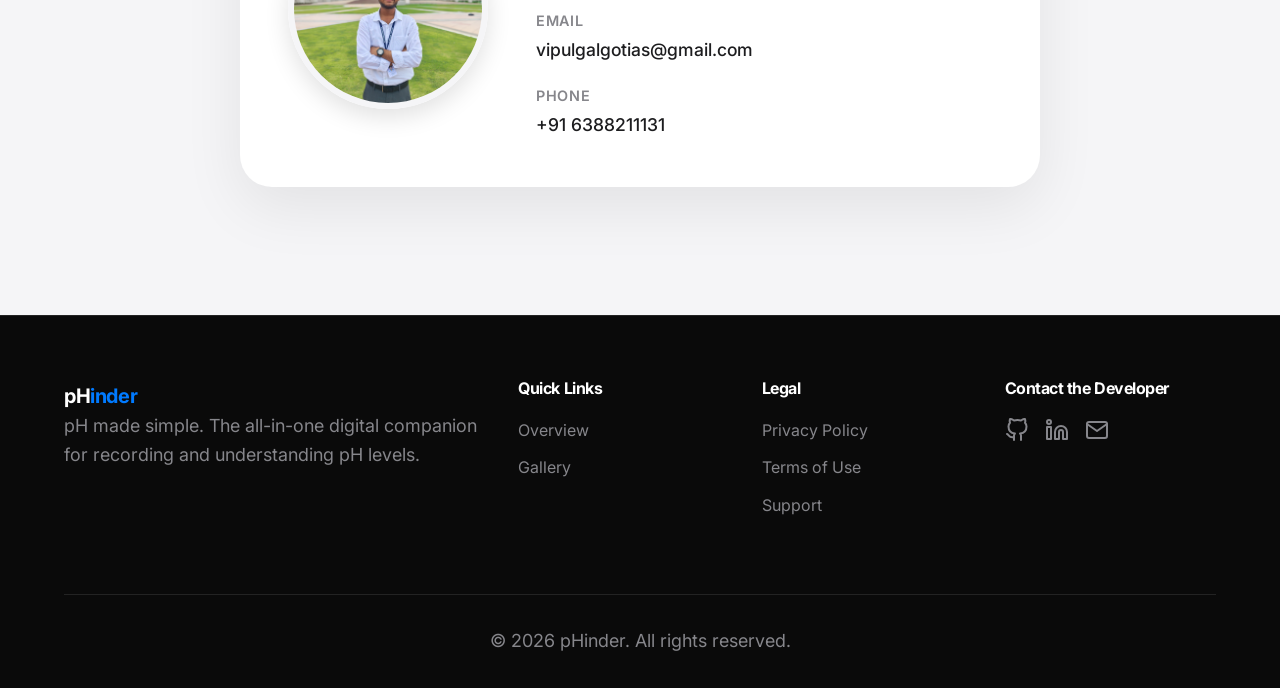
<file: support.html>
<!DOCTYPE html>
<html lang="en">

<head>
  <meta charset="UTF-8">
  <meta name="viewport" content="width=device-width, initial-scale=1.0">
  <title>Support — pHinder</title>
  <meta name="description" content="Support and FAQ for the pHinder iOS app.">

  <meta property="og:title" content="Support — pHinder">
  <meta property="og:description" content="Support and FAQ for the pHinder iOS app.">
  <meta property="og:type" content="website">

  <link rel="preconnect" href="https://fonts.googleapis.com">
  <link rel="preconnect" href="https://fonts.gstatic.com" crossorigin>
  <link href="https://fonts.googleapis.com/css2?family=Inter:wght@400;500;600;700&display=swap" rel="stylesheet">

  <link rel="stylesheet" href="css/styles.css">
</head>

<body>
  <!-- Navigation -->
  <nav class="navbar">
    <div class="container navbar__container">
      <a href="index.html" class="navbar__logo">
        pH<span>inder</span>
      </a>

      <div class="navbar__links">
        <a href="index.html#overview" class="navbar__link">Overview</a>
        <a href="index.html#gallery" class="navbar__link">Gallery</a>
        <a href="index.html#how-it-works" class="navbar__link">How It Works</a>
      </div>

      <div class="navbar__actions">
        <a href="https://apple.co/43LIINp" target="_blank" class="btn btn--primary btn--sm">Download</a>
        <button class="navbar__toggle" aria-label="Toggle menu">
          <span></span>
          <span></span>
          <span></span>
        </button>
      </div>
    </div>
  </nav>

  <!-- Mobile Navigation Overlay -->
  <div class="mobile-nav">
    <div class="mobile-nav__links">
      <a href="index.html#overview" class="mobile-nav__link">Overview</a>
      <a href="index.html#gallery" class="mobile-nav__link">Gallery</a>
      <a href="index.html#how-it-works" class="mobile-nav__link">How It Works</a>
      <a href="https://apple.co/43LIINp" target="_blank" class="btn btn--primary mobile-nav__link">Download App</a>
    </div>
  </div>

  <section class="section" style="padding-top: 8rem; min-height: 80vh;">
    <div class="container" style="max-width: 800px;">
      <h1 style="margin-bottom: 0.5rem;">Welcome to pHinder Support</h1>
      <p style="color: var(--color-gray-mid); margin-bottom: 3rem; font-weight: 500; line-height: 1.6;">pHinder is a free, offline chemistry education app. There are no accounts, no servers, and no subscriptions, so most questions have a simple answer. Here's everything you might need.</p>

      <div class="legal-content">
        <h2 style="margin-top: 2rem; margin-bottom: 1rem;">Frequently Asked Questions</h2>
        
        <h3 style="margin-top: 1.5rem; margin-bottom: 0.5rem;">ChemBot says it's unavailable. What do I do?</h3>
        <p style="margin-bottom: 1rem; line-height: 1.6;">ChemBot runs on Apple Intelligence, which requires iOS/iPadOS 26 and a compatible device with Apple Intelligence turned on. Go to Settings → Apple Intelligence & Siri and make sure Apple Intelligence is enabled. If your device doesn't support Apple Intelligence at all, ChemBot won't be available, but every other part of the App (Basics, Examples, Experiment) works completely without it.</p>

        <h3 style="margin-top: 1.5rem; margin-bottom: 0.5rem;">ChemBot gave me a wrong answer.</h3>
        <p style="margin-bottom: 1rem; line-height: 1.6;">ChemBot is an AI tutor and can make mistakes. Always verify important answers with your teacher or a textbook, especially for exam or assignment work. If you notice a consistent error, let me know at <a href="mailto:vipulgalgotias@gmail.com" style="color: var(--color-accent); text-decoration: none;">vipulgalgotias@gmail.com</a> so I can improve the configuration.</p>

        <h3 style="margin-top: 1.5rem; margin-bottom: 0.5rem;">The onboarding screen keeps showing up.</h3>
        <p style="margin-bottom: 1rem; line-height: 1.6;">This shouldn't happen under normal use. If it does, try closing the App fully and reopening it. If the problem continues, deleting and reinstalling the App will reset it.</p>

        <h3 style="margin-top: 1.5rem; margin-bottom: 0.5rem;">A pH value in the Examples section seems wrong.</h3>
        <p style="margin-bottom: 1rem; line-height: 1.6;">The values shown are representative, real-world pH can vary based on temperature, concentration, and brand. If you believe something is genuinely inaccurate, please write to me and I'll review it.</p>

        <h3 style="margin-top: 1.5rem; margin-bottom: 0.5rem;">Does pHinder need an internet connection?</h3>
        <p style="margin-bottom: 1rem; line-height: 1.6;">No. Everything likelessons, the pH scale, examples, the virtual experiment, and ChemBot, works fully offline. The App makes no network requests at all.</p>

        <h3 style="margin-top: 1.5rem; margin-bottom: 0.5rem;">Does pHinder store my data?</h3>
        <p style="margin-bottom: 1rem; line-height: 1.6;">The App only stores two things locally on your device: whether you've completed onboarding, and whether you've seen the in-app tips. Nothing is ever uploaded anywhere. See the full Privacy Policy for details.</p>

        <h3 style="margin-top: 1.5rem; margin-bottom: 0.5rem;">Can I use pHinder for exam preparation?</h3>
        <p style="margin-bottom: 1rem; line-height: 1.6;">Yes, it's a great study companion for understanding pH concepts. Just don't rely solely on ChemBot for specific exam answers, cross-check with your textbook or teacher.</p>

        <h3 style="margin-top: 1.5rem; margin-bottom: 0.5rem;">The virtual Experiment lab doesn't seem scientifically exact.</h3>
        <p style="margin-bottom: 1rem; line-height: 1.6;">That's intentional. The Experiment tab is a simplified simulation to help you visualise how adding acid or base shifts pH, and how a buffer resists that change. It's for conceptual understanding, not precise chemical calculation.</p>

        <h3 style="margin-top: 1.5rem; margin-bottom: 0.5rem;">How do I clear my ChemBot conversation?</h3>
        <p style="margin-bottom: 1rem; line-height: 1.6;">Tap the clear/reset option inside the ChemBot sheet. Conversations are also automatically cleared when you close the sheet. Nothing is saved.</p>

        <h2 style="margin-top: 2.5rem; margin-bottom: 1rem;">Known Limitations</h2>
        <ul style="margin-bottom: 1rem; line-height: 1.6; padding-left: 1.5rem;">
          <li style="margin-bottom: 0.5rem;">ChemBot requires Apple Intelligence (iOS 26, compatible device).</li>
          <li style="margin-bottom: 0.5rem;">The virtual Experiment lab is a conceptual simulation, not a quantitative chemistry tool.</li>
          <li style="margin-bottom: 0.5rem;">pH values in the Examples section are representative and may differ slightly from real-world measurements.</li>
        </ul>

        <h2 style="margin-top: 2.5rem; margin-bottom: 1rem;">Still Need Help?</h2>
        <p style="margin-bottom: 1rem; line-height: 1.6;">If your question isn't answered above, reach out directly:</p>
        <p style="margin-bottom: 0.5rem; line-height: 1.6;"><strong>Email:</strong> <a href="mailto:vipulgalgotias@gmail.com" style="color: var(--color-accent); font-weight: bold; text-decoration: none;">vipulgalgotias@gmail.com</a></p>
        <p style="margin-bottom: 1rem; line-height: 1.6;">Please include your device model and iOS version when writing in, it helps a lot with diagnosing any issues.<br>I typically respond within 2–3 business days.</p>

        <h2 style="margin-top: 2.5rem; margin-bottom: 1rem;">Feedback & Content Corrections</h2>
        <p style="margin-bottom: 1rem; line-height: 1.6;">Found a chemistry mistake? Noticed a pH value that looks off? Have a suggestion for a new substance to add to Examples, or a topic you wish ChemBot covered better?</p>
        <p style="margin-bottom: 1rem; line-height: 1.6;">I genuinely want to hear it. pHinder is built for students and I want the content to be accurate and useful. Write to me at <a href="mailto:vipulgalgotias@gmail.com" style="color: var(--color-accent); text-decoration: none;">vipulgalgotias@gmail.com</a> with the subject line "pHinder Feedback".</p>
      </div>
    </div>
  </section>

  <!-- Contact Developer Section -->
  <section id="contact-developer" class="section section--light reveal">
    <div class="container">
      <div class="text-center" style="margin-bottom: 3rem;">
        <h2>Contact the Developer</h2>
      </div>
      <div style="background: var(--color-white); border-radius: var(--border-radius-lg); box-shadow: var(--shadow-subtle); padding: 3rem; max-width: 800px; margin: 0 auto; display: flex; flex-wrap: wrap; gap: 3rem; align-items: center; justify-content: center;">
        
        <div style="flex: 0 0 auto; text-align: center;">
          <img src="assets/developer.jpg" alt="Vipul Kumar Singh" style="width: 200px; height: 200px; border-radius: 50%; object-fit: cover; border: 6px solid var(--color-gray-light); box-shadow: 0 8px 24px rgba(0,0,0,0.12);">
        </div>
        
        <div style="flex: 1 1 300px; text-align: left;">
          <h2 style="margin-bottom: 0.5rem;">Vipul Kumar Singh</h2>
          <p style="color: var(--color-accent); font-weight: 600; font-size: 1.1rem; margin-bottom: 2rem;">iOS Developer</p>
          
          <div style="display: flex; flex-direction: column; gap: 1.25rem;">
            <div>
              <p style="font-size: 0.9rem; color: var(--color-gray-mid); margin-bottom: 0.25rem; font-weight: 600; text-transform: uppercase; letter-spacing: 0.05em;">Email</p>
              <a href="mailto:vipulgalgotias@gmail.com" style="color: var(--color-gray-dark); font-weight: 500; text-decoration: none; font-size: 1.1rem; transition: color var(--transition-fast);" onmouseover="this.style.color='var(--color-accent)'" onmouseout="this.style.color='var(--color-gray-dark)'">vipulgalgotias@gmail.com</a>
            </div>
            <div>
              <p style="font-size: 0.9rem; color: var(--color-gray-mid); margin-bottom: 0.25rem; font-weight: 600; text-transform: uppercase; letter-spacing: 0.05em;">Phone</p>
              <a href="tel:6388211131" style="color: var(--color-gray-dark); font-weight: 500; text-decoration: none; font-size: 1.1rem; transition: color var(--transition-fast);" onmouseover="this.style.color='var(--color-accent)'" onmouseout="this.style.color='var(--color-gray-dark)'">+91 6388211131</a>
            </div>
          </div>
        </div>
        
      </div>
    </div>
  </section>

  <!-- Footer -->
  <footer class="footer">
    <div class="container">
      <div class="footer__grid">
        <div class="footer__brand">
          <a href="index.html" class="navbar__logo">
            pH<span>inder</span>
          </a>
          <p>pH made simple. The all-in-one digital companion for recording and understanding pH levels.</p>
        </div>

        <div>
          <h4>Quick Links</h4>
          <ul>
            <li><a href="index.html#overview">Overview</a></li>
            <li><a href="index.html#gallery">Gallery</a></li>
          </ul>
        </div>

        <div>
          <h4>Legal</h4>
          <ul>
            <li><a href="privacy.html">Privacy Policy</a></li>
            <li><a href="terms.html">Terms of Use</a></li>
            <li><a href="support.html">Support</a></li>
          </ul>
        </div>

        <div>
          <h4>Contact the Developer</h4>
          <div class="footer__socials">
            <a href="https://github.com/vipulclicks" aria-label="GitHub">
              <svg viewBox="0 0 24 24" fill="none" stroke="currentColor" stroke-width="2" stroke-linecap="round" stroke-linejoin="round">
                <path d="M9 19c-5 1.5-5-2.5-7-3m14 6v-3.87a3.37 3.37 0 0 0-.94-2.61c3.14-.35 6.44-1.54 6.44-7A5.44 5.44 0 0 0 20 4.77 5.07 5.07 0 0 0 19.91 1S18.73.65 16 2.48a13.38 13.38 0 0 0-7 0C6.27.65 5.09 1 5.09 1A5.07 5.07 0 0 0 5 4.77a5.44 5.44 0 0 0-1.5 3.78c0 5.42 3.3 6.61 6.44 7A3.37 3.37 0 0 0 9 18.13V22"></path>
              </svg>
            </a>
            <a href="https://www.linkedin.com/in/vipul-kumar-singh-03ab66294/" aria-label="LinkedIn">
              <svg viewBox="0 0 24 24" fill="none" stroke="currentColor" stroke-width="2" stroke-linecap="round" stroke-linejoin="round">
                <path d="M16 8a6 6 0 0 1 6 6v7h-4v-7a2 2 0 0 0-2-2 2 2 0 0 0-2 2v7h-4v-7a6 6 0 0 1 6-6z"></path>
                <rect x="2" y="9" width="4" height="12"></rect>
                <circle cx="4" cy="4" r="2"></circle>
              </svg>
            </a>
            <a href="mailto:vipulgalgotias@gmail.com" aria-label="Email">
              <svg viewBox="0 0 24 24" fill="none" stroke="currentColor" stroke-width="2" stroke-linecap="round" stroke-linejoin="round">
                <path d="M4 4h16c1.1 0 2 .9 2 2v12c0 1.1-.9 2-2 2H4c-1.1 0-2-.9-2-2V6c0-1.1.9-2 2-2z"></path>
                <polyline points="22,6 12,13 2,6"></polyline>
              </svg>
            </a>
          </div>
        </div>
      </div>

      <div class="footer__bottom">
        <p>&copy; 2026 pHinder. All rights reserved.</p>
      </div>
    </div>
  </footer>

  <script src="js/main.js"></script>
</body>
</html>
</file>
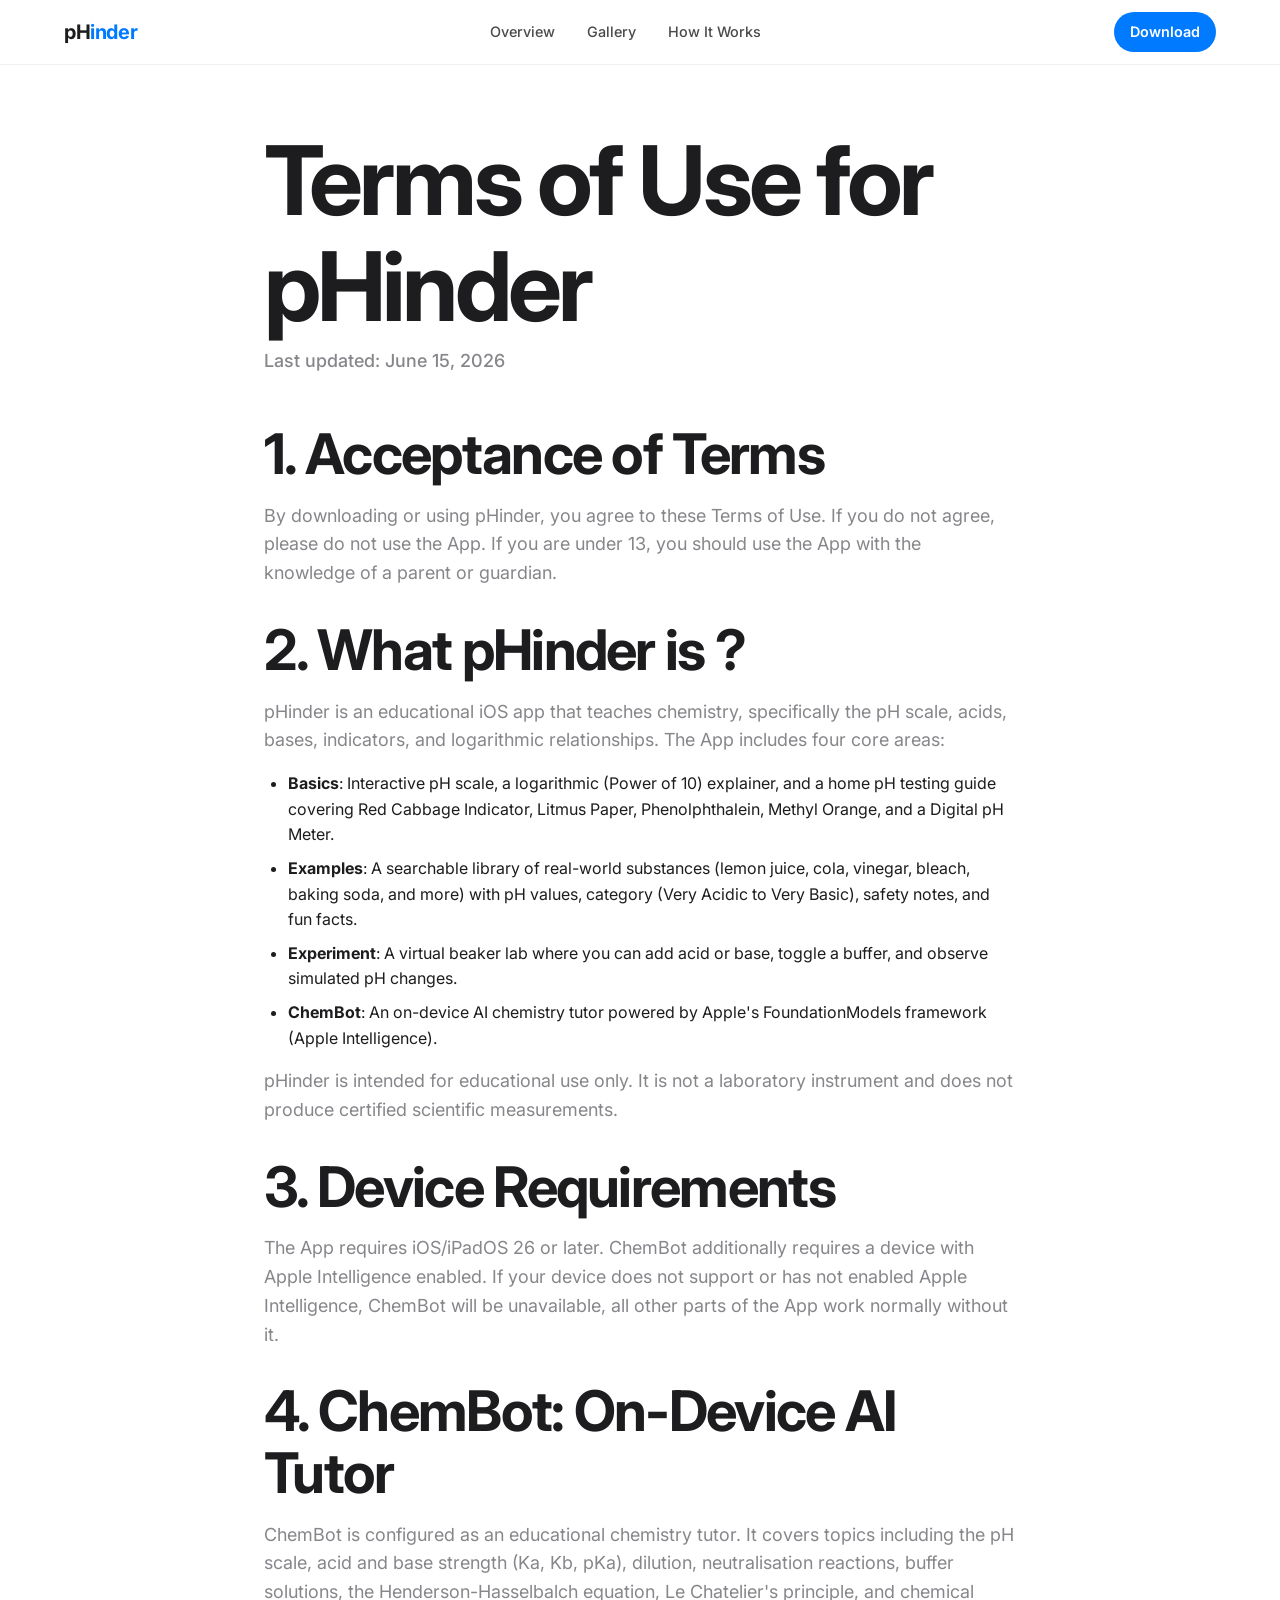
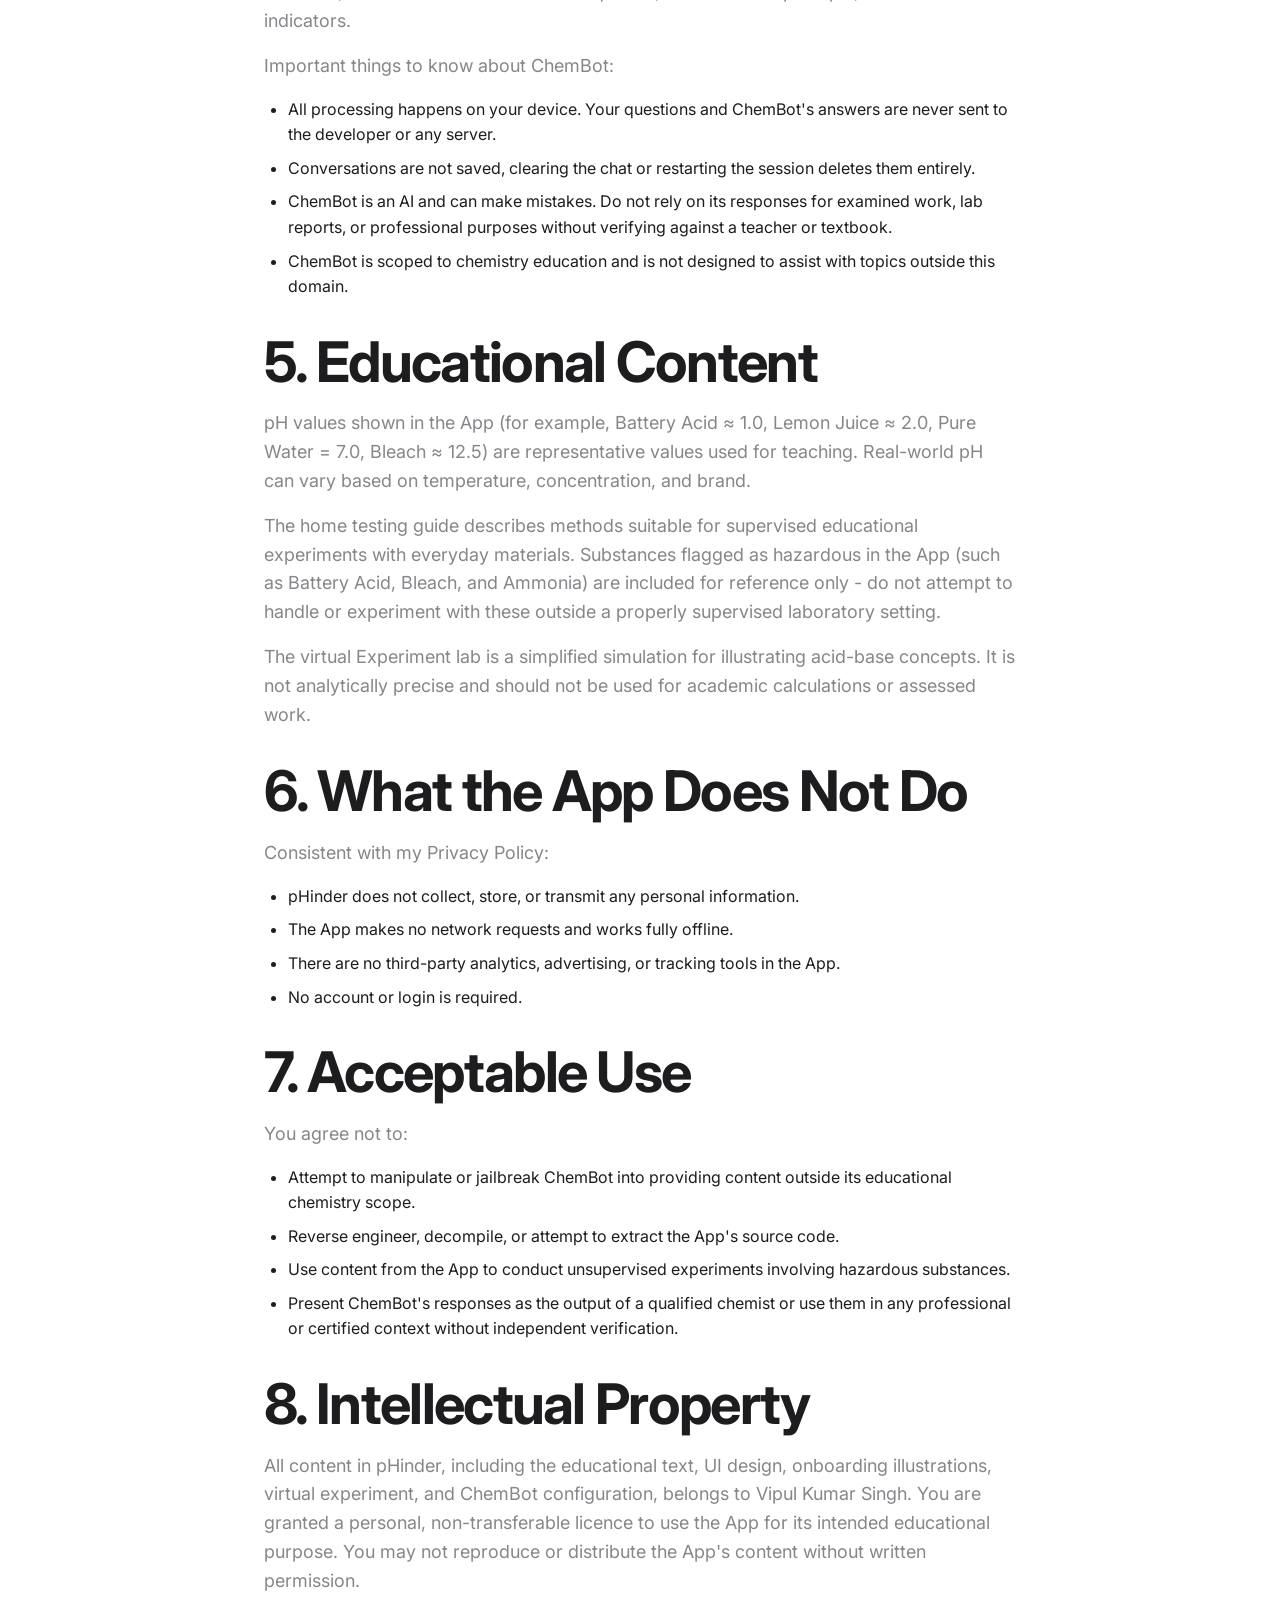
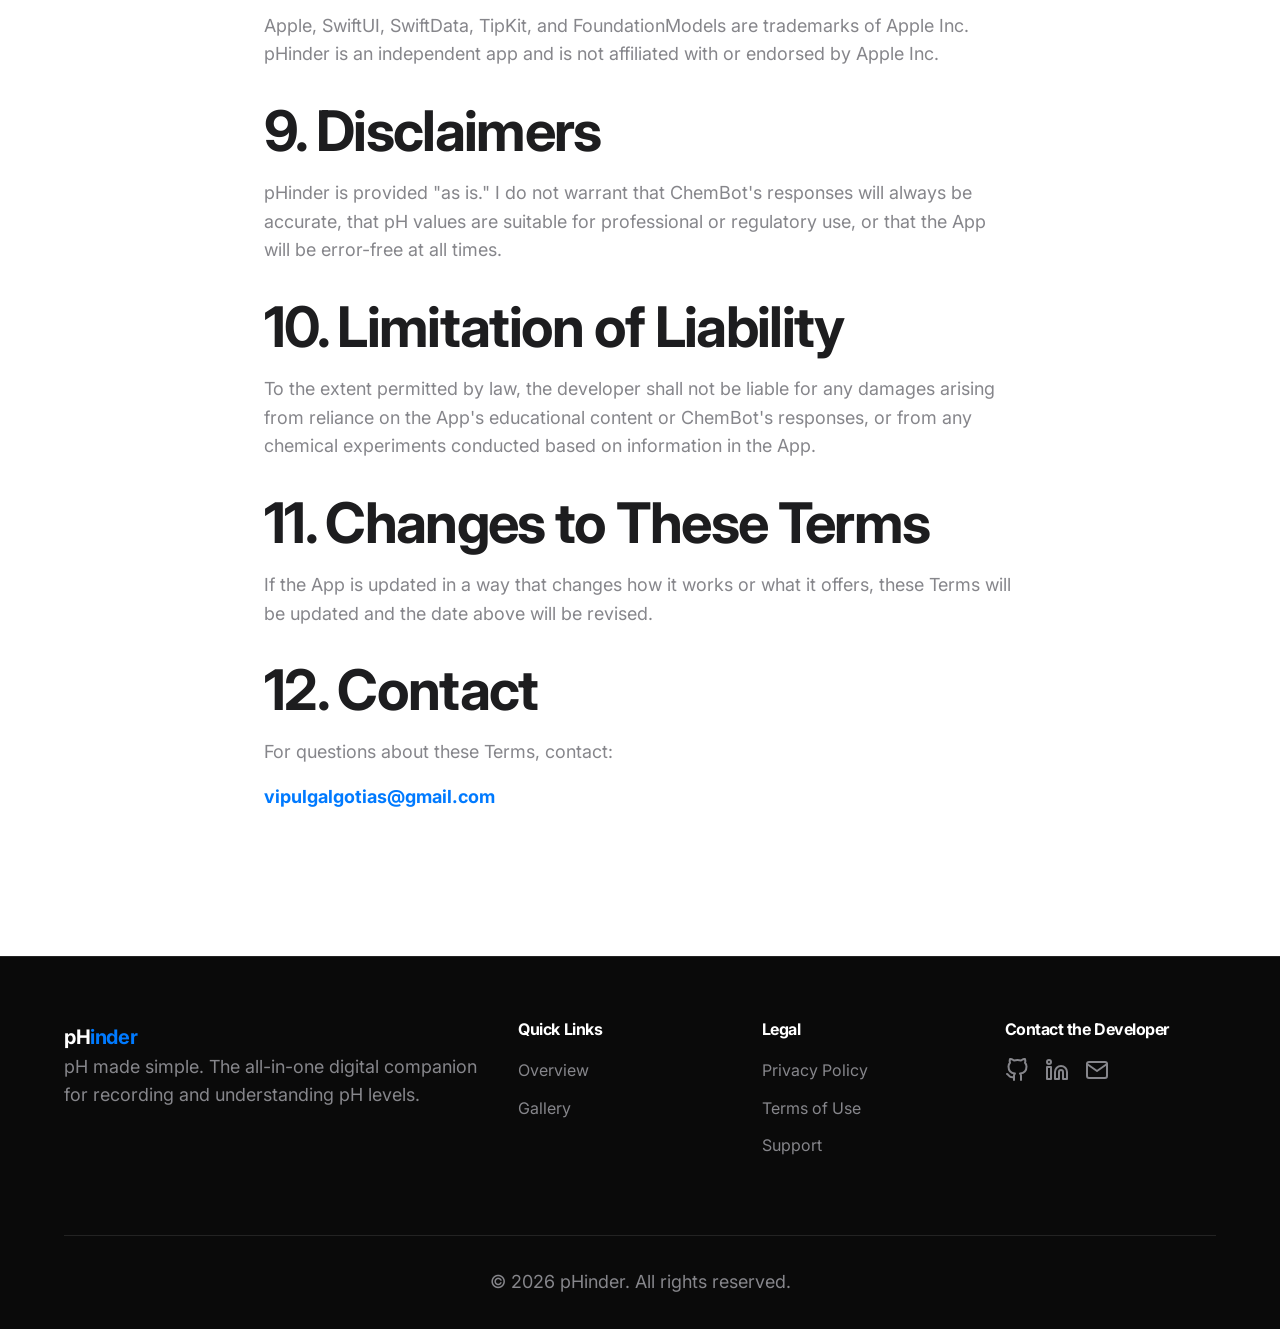
<file: terms.html>
<!DOCTYPE html>
<html lang="en">

<head>
  <meta charset="UTF-8">
  <meta name="viewport" content="width=device-width, initial-scale=1.0">
  <title>Terms of Use — pHinder</title>
  <meta name="description" content="Terms of Use for the pHinder iOS app.">

  <meta property="og:title" content="Terms of Use — pHinder">
  <meta property="og:description" content="Terms of Use for the pHinder iOS app.">
  <meta property="og:type" content="website">

  <link rel="preconnect" href="https://fonts.googleapis.com">
  <link rel="preconnect" href="https://fonts.gstatic.com" crossorigin>
  <link href="https://fonts.googleapis.com/css2?family=Inter:wght@400;500;600;700&display=swap" rel="stylesheet">

  <link rel="stylesheet" href="css/styles.css">
</head>

<body>
  <!-- Navigation -->
  <nav class="navbar">
    <div class="container navbar__container">
      <a href="index.html" class="navbar__logo">
        pH<span>inder</span>
      </a>

      <div class="navbar__links">
        <a href="index.html#overview" class="navbar__link">Overview</a>
        <a href="index.html#gallery" class="navbar__link">Gallery</a>
        <a href="index.html#how-it-works" class="navbar__link">How It Works</a>
      </div>

      <div class="navbar__actions">
        <a href="https://apple.co/43LIINp" target="_blank" class="btn btn--primary btn--sm">Download</a>
        <button class="navbar__toggle" aria-label="Toggle menu">
          <span></span>
          <span></span>
          <span></span>
        </button>
      </div>
    </div>
  </nav>

  <!-- Mobile Navigation Overlay -->
  <div class="mobile-nav">
    <div class="mobile-nav__links">
      <a href="index.html#overview" class="mobile-nav__link">Overview</a>
      <a href="index.html#gallery" class="mobile-nav__link">Gallery</a>
      <a href="index.html#how-it-works" class="mobile-nav__link">How It Works</a>
      <a href="https://apple.co/43LIINp" target="_blank" class="btn btn--primary mobile-nav__link">Download App</a>
    </div>
  </div>

  <section class="section" style="padding-top: 8rem; min-height: 80vh;">
    <div class="container" style="max-width: 800px;">
      <h1 style="margin-bottom: 0.5rem;">Terms of Use for pHinder</h1>
      <p style="color: var(--color-gray-mid); margin-bottom: 3rem; font-weight: 500;">Last updated: June 15, 2026</p>

      <div class="legal-content">
        <h2 style="margin-top: 2rem; margin-bottom: 1rem;">1. Acceptance of Terms</h2>
        <p style="margin-bottom: 1rem; line-height: 1.6;">By downloading or using pHinder, you agree to these Terms of Use. If you do not agree, please do not use the App. If you are under 13, you should use the App with the knowledge of a parent or guardian.</p>

        <h2 style="margin-top: 2rem; margin-bottom: 1rem;">2. What pHinder is ?</h2>
        <p style="margin-bottom: 1rem; line-height: 1.6;">pHinder is an educational iOS app that teaches chemistry, specifically the pH scale, acids, bases, indicators, and logarithmic relationships. The App includes four core areas:</p>
        <ul style="margin-bottom: 1rem; line-height: 1.6; padding-left: 1.5rem;">
          <li style="margin-bottom: 0.5rem;"><strong>Basics</strong>: Interactive pH scale, a logarithmic (Power of 10) explainer, and a home pH testing guide covering Red Cabbage Indicator, Litmus Paper, Phenolphthalein, Methyl Orange, and a Digital pH Meter.</li>
          <li style="margin-bottom: 0.5rem;"><strong>Examples</strong>: A searchable library of real-world substances (lemon juice, cola, vinegar, bleach, baking soda, and more) with pH values, category (Very Acidic to Very Basic), safety notes, and fun facts.</li>
          <li style="margin-bottom: 0.5rem;"><strong>Experiment</strong>: A virtual beaker lab where you can add acid or base, toggle a buffer, and observe simulated pH changes.</li>
          <li style="margin-bottom: 0.5rem;"><strong>ChemBot</strong>: An on-device AI chemistry tutor powered by Apple's FoundationModels framework (Apple Intelligence).</li>
        </ul>
        <p style="margin-bottom: 1rem; line-height: 1.6;">pHinder is intended for educational use only. It is not a laboratory instrument and does not produce certified scientific measurements.</p>

        <h2 style="margin-top: 2rem; margin-bottom: 1rem;">3. Device Requirements</h2>
        <p style="margin-bottom: 1rem; line-height: 1.6;">The App requires iOS/iPadOS 26 or later. ChemBot additionally requires a device with Apple Intelligence enabled. If your device does not support or has not enabled Apple Intelligence, ChemBot will be unavailable, all other parts of the App work normally without it.</p>

        <h2 style="margin-top: 2rem; margin-bottom: 1rem;">4. ChemBot: On-Device AI Tutor</h2>
        <p style="margin-bottom: 1rem; line-height: 1.6;">ChemBot is configured as an educational chemistry tutor. It covers topics including the pH scale, acid and base strength (Ka, Kb, pKa), dilution, neutralisation reactions, buffer solutions, the Henderson-Hasselbalch equation, Le Chatelier's principle, and chemical indicators.</p>
        <p style="margin-bottom: 1rem; line-height: 1.6;">Important things to know about ChemBot:</p>
        <ul style="margin-bottom: 1rem; line-height: 1.6; padding-left: 1.5rem;">
          <li style="margin-bottom: 0.5rem;">All processing happens on your device. Your questions and ChemBot's answers are never sent to the developer or any server.</li>
          <li style="margin-bottom: 0.5rem;">Conversations are not saved, clearing the chat or restarting the session deletes them entirely.</li>
          <li style="margin-bottom: 0.5rem;">ChemBot is an AI and can make mistakes. Do not rely on its responses for examined work, lab reports, or professional purposes without verifying against a teacher or textbook.</li>
          <li style="margin-bottom: 0.5rem;">ChemBot is scoped to chemistry education and is not designed to assist with topics outside this domain.</li>
        </ul>

        <h2 style="margin-top: 2rem; margin-bottom: 1rem;">5. Educational Content</h2>
        <p style="margin-bottom: 1rem; line-height: 1.6;">pH values shown in the App (for example, Battery Acid ≈ 1.0, Lemon Juice ≈ 2.0, Pure Water = 7.0, Bleach ≈ 12.5) are representative values used for teaching. Real-world pH can vary based on temperature, concentration, and brand.</p>
        <p style="margin-bottom: 1rem; line-height: 1.6;">The home testing guide describes methods suitable for supervised educational experiments with everyday materials. Substances flagged as hazardous in the App (such as Battery Acid, Bleach, and Ammonia) are included for reference only - do not attempt to handle or experiment with these outside a properly supervised laboratory setting.</p>
        <p style="margin-bottom: 1rem; line-height: 1.6;">The virtual Experiment lab is a simplified simulation for illustrating acid-base concepts. It is not analytically precise and should not be used for academic calculations or assessed work.</p>

        <h2 style="margin-top: 2rem; margin-bottom: 1rem;">6. What the App Does Not Do</h2>
        <p style="margin-bottom: 1rem; line-height: 1.6;">Consistent with my Privacy Policy:</p>
        <ul style="margin-bottom: 1rem; line-height: 1.6; padding-left: 1.5rem;">
          <li style="margin-bottom: 0.5rem;">pHinder does not collect, store, or transmit any personal information.</li>
          <li style="margin-bottom: 0.5rem;">The App makes no network requests and works fully offline.</li>
          <li style="margin-bottom: 0.5rem;">There are no third-party analytics, advertising, or tracking tools in the App.</li>
          <li style="margin-bottom: 0.5rem;">No account or login is required.</li>
        </ul>

        <h2 style="margin-top: 2rem; margin-bottom: 1rem;">7. Acceptable Use</h2>
        <p style="margin-bottom: 1rem; line-height: 1.6;">You agree not to:</p>
        <ul style="margin-bottom: 1rem; line-height: 1.6; padding-left: 1.5rem;">
          <li style="margin-bottom: 0.5rem;">Attempt to manipulate or jailbreak ChemBot into providing content outside its educational chemistry scope.</li>
          <li style="margin-bottom: 0.5rem;">Reverse engineer, decompile, or attempt to extract the App's source code.</li>
          <li style="margin-bottom: 0.5rem;">Use content from the App to conduct unsupervised experiments involving hazardous substances.</li>
          <li style="margin-bottom: 0.5rem;">Present ChemBot's responses as the output of a qualified chemist or use them in any professional or certified context without independent verification.</li>
        </ul>

        <h2 style="margin-top: 2rem; margin-bottom: 1rem;">8. Intellectual Property</h2>
        <p style="margin-bottom: 1rem; line-height: 1.6;">All content in pHinder, including the educational text, UI design, onboarding illustrations, virtual experiment, and ChemBot configuration, belongs to Vipul Kumar Singh. You are granted a personal, non-transferable licence to use the App for its intended educational purpose. You may not reproduce or distribute the App's content without written permission.</p>
        <p style="margin-bottom: 1rem; line-height: 1.6;">Apple, SwiftUI, SwiftData, TipKit, and FoundationModels are trademarks of Apple Inc. pHinder is an independent app and is not affiliated with or endorsed by Apple Inc.</p>

        <h2 style="margin-top: 2rem; margin-bottom: 1rem;">9. Disclaimers</h2>
        <p style="margin-bottom: 1rem; line-height: 1.6;">pHinder is provided "as is." I do not warrant that ChemBot's responses will always be accurate, that pH values are suitable for professional or regulatory use, or that the App will be error-free at all times.</p>

        <h2 style="margin-top: 2rem; margin-bottom: 1rem;">10. Limitation of Liability</h2>
        <p style="margin-bottom: 1rem; line-height: 1.6;">To the extent permitted by law, the developer shall not be liable for any damages arising from reliance on the App's educational content or ChemBot's responses, or from any chemical experiments conducted based on information in the App.</p>

        <h2 style="margin-top: 2rem; margin-bottom: 1rem;">11. Changes to These Terms</h2>
        <p style="margin-bottom: 1rem; line-height: 1.6;">If the App is updated in a way that changes how it works or what it offers, these Terms will be updated and the date above will be revised.</p>

        <h2 style="margin-top: 2rem; margin-bottom: 1rem;">12. Contact</h2>
        <p style="margin-bottom: 1rem; line-height: 1.6;">For questions about these Terms, contact:</p>
        <p style="margin-bottom: 1rem; line-height: 1.6;"><strong><a href="mailto:vipulgalgotias@gmail.com" style="color: var(--color-accent); font-weight: bold; text-decoration: none;">vipulgalgotias@gmail.com</a></strong></p>
      </div>
    </div>
  </section>

  <!-- Footer -->
  <footer class="footer">
    <div class="container">
      <div class="footer__grid">
        <div class="footer__brand">
          <a href="index.html" class="navbar__logo">

            pH<span>inder</span>
          </a>
          <p>pH made simple. The all-in-one digital companion for recording and understanding pH levels.</p>
        </div>

        <div>
          <h4>Quick Links</h4>
          <ul>
            <li><a href="index.html#overview">Overview</a></li>

            <li><a href="index.html#gallery">Gallery</a></li>

          </ul>
        </div>

        <div>
          <h4>Legal</h4>
          <ul>
            <li><a href="privacy.html">Privacy Policy</a></li>
            <li><a href="terms.html">Terms of Use</a></li>
            <li><a href="support.html">Support</a></li>
          </ul>
        </div>

        <div>
          <h4>Contact the Developer</h4>
          <div class="footer__socials">
            <a href="https://github.com/vipulclicks" aria-label="GitHub">
              <svg viewBox="0 0 24 24" fill="none" stroke="currentColor" stroke-width="2" stroke-linecap="round"
                stroke-linejoin="round">
                <path
                  d="M9 19c-5 1.5-5-2.5-7-3m14 6v-3.87a3.37 3.37 0 0 0-.94-2.61c3.14-.35 6.44-1.54 6.44-7A5.44 5.44 0 0 0 20 4.77 5.07 5.07 0 0 0 19.91 1S18.73.65 16 2.48a13.38 13.38 0 0 0-7 0C6.27.65 5.09 1 5.09 1A5.07 5.07 0 0 0 5 4.77a5.44 5.44 0 0 0-1.5 3.78c0 5.42 3.3 6.61 6.44 7A3.37 3.37 0 0 0 9 18.13V22">
                </path>
              </svg>
            </a>
            <a href="https://www.linkedin.com/in/vipul-kumar-singh-03ab66294/" aria-label="LinkedIn">
              <svg viewBox="0 0 24 24" fill="none" stroke="currentColor" stroke-width="2" stroke-linecap="round"
                stroke-linejoin="round">
                <path d="M16 8a6 6 0 0 1 6 6v7h-4v-7a2 2 0 0 0-2-2 2 2 0 0 0-2 2v7h-4v-7a6 6 0 0 1 6-6z"></path>
                <rect x="2" y="9" width="4" height="12"></rect>
                <circle cx="4" cy="4" r="2"></circle>
              </svg>
            </a>
            <a href="mailto:vipulgalgotias@gmail.com" aria-label="Email">
              <svg viewBox="0 0 24 24" fill="none" stroke="currentColor" stroke-width="2" stroke-linecap="round"
                stroke-linejoin="round">
                <path d="M4 4h16c1.1 0 2 .9 2 2v12c0 1.1-.9 2-2 2H4c-1.1 0-2-.9-2-2V6c0-1.1.9-2 2-2z"></path>
                <polyline points="22,6 12,13 2,6"></polyline>
              </svg>
            </a>
          </div>
        </div>
      </div>

      <div class="footer__bottom">
        <p>&copy; 2026 pHinder. All rights reserved.</p>
      </div>
    </div>
  </footer>

  <script src="js/main.js"></script>
</body>

</html>
</file>
<file: css/styles.css>
/* ==========================================================================
   pHinder - Marketing Website Styles
   ========================================================================== */

/* --------------------------------------------------------------------------
   Variables
   -------------------------------------------------------------------------- */
:root {
  --color-black: #0a0a0a;
  --color-white: #ffffff;
  --color-gray-light: #f5f5f7;
  --color-gray-mid: #86868b;
  --color-gray-dark: #1d1d1f;
  --color-accent: #007AFF;
  --color-accent-dark: #0056B3;
  
  --font-family-base: -apple-system, "SF Pro Display", "SF Pro Text", "Inter", "Helvetica Neue", Arial, sans-serif;
  
  --spacing-section-desktop: 8rem;
  --spacing-section-mobile: 4rem;
  
  --border-radius-sm: 12px;
  --border-radius-md: 18px;
  --border-radius-lg: 32px;
  
  --shadow-subtle: 0 20px 60px rgba(0, 0, 0, 0.08);
  
  --transition-fast: 200ms ease;
  --transition-smooth: 500ms cubic-bezier(0.4, 0, 0.2, 1);
}

/* --------------------------------------------------------------------------
   Reset & Base
   -------------------------------------------------------------------------- */
*, *::before, *::after {
  box-sizing: border-box;
  margin: 0;
  padding: 0;
}

html {
  scroll-behavior: smooth;
  font-size: 16px;
}

body {
  font-family: var(--font-family-base);
  color: var(--color-gray-dark);
  background-color: var(--color-white);
  line-height: 1.6;
  -webkit-font-smoothing: antialiased;
  -moz-osx-font-smoothing: grayscale;
  overflow-x: hidden;
}

img {
  max-width: 100%;
  display: block;
}

a {
  color: inherit;
  text-decoration: none;
}

button {
  border: none;
  background: none;
  font-family: inherit;
  cursor: pointer;
}

/* --------------------------------------------------------------------------
   Typography
   -------------------------------------------------------------------------- */
h1, h2, h3, h4 {
  font-weight: 700;
  line-height: 1.1;
  letter-spacing: -0.03em;
}

h1 {
  font-size: clamp(2.5rem, 8vw, 6rem);
  letter-spacing: -0.04em;
}

h2 {
  font-size: clamp(2rem, 5vw, 3.5rem);
  margin-bottom: 1.5rem;
}

h3 {
  font-size: 1.5rem;
  margin-bottom: 0.5rem;
}

p {
  font-size: 1.125rem;
  color: var(--color-gray-mid);
}

/* --------------------------------------------------------------------------
   Layout & Utilities
   -------------------------------------------------------------------------- */
.container {
  width: 100%;
  max-width: 1200px;
  margin: 0 auto;
  padding: 0 1.5rem;
}

.section {
  padding: var(--spacing-section-desktop) 0;
}

.section--light {
  background-color: var(--color-gray-light);
}

.section--dark {
  background-color: var(--color-black);
  color: var(--color-white);
}

.section--dark p {
  color: var(--color-gray-mid);
}

.text-center {
  text-align: center;
}

/* Scroll Reveal */
.reveal {
  opacity: 0;
  transform: translateY(30px) scale(0.98);
  transition: opacity var(--transition-smooth), transform var(--transition-smooth);
}

.reveal.is-visible {
  opacity: 1;
  transform: translateY(0) scale(1);
}

/* Buttons */
.btn {
  display: inline-flex;
  align-items: center;
  justify-content: center;
  padding: 0.8rem 1.8rem;
  border-radius: 50px;
  font-weight: 600;
  font-size: 1.05rem;
  transition: all var(--transition-fast);
}

.btn:hover {
  transform: scale(1.03);
}

.btn--primary {
  background-color: var(--color-accent);
  color: var(--color-white);
}

.btn--primary:hover {
  background-color: var(--color-accent-dark);
}

.btn--secondary {
  background-color: transparent;
  color: var(--color-white);
  border: 2px solid var(--color-white);
}

.btn--secondary:hover {
  background-color: rgba(255, 255, 255, 0.1);
}

.btn--sm {
  padding: 0.5rem 1rem;
  font-size: 0.9rem;
}

/* --------------------------------------------------------------------------
   Navigation
   -------------------------------------------------------------------------- */
.navbar {
  position: fixed;
  top: 0;
  left: 0;
  width: 100%;
  z-index: 1000;
  background: rgba(255, 255, 255, 0.8);
  backdrop-filter: blur(20px);
  -webkit-backdrop-filter: blur(20px);
  border-bottom: 1px solid rgba(0, 0, 0, 0.05);
  transition: background var(--transition-fast);
}

.navbar--dark {
  background: rgba(10, 10, 10, 0.8);
  border-bottom: 1px solid rgba(255, 255, 255, 0.05);
  color: var(--color-white);
}

.navbar__container {
  display: flex;
  align-items: center;
  justify-content: space-between;
  height: 4rem;
}

.navbar__logo {
  font-size: 1.25rem;
  font-weight: 700;
  letter-spacing: -0.02em;
}

.navbar__logo span {
  color: var(--color-accent);
}

.navbar__links {
  display: flex;
  gap: 2rem;
}

.navbar__link {
  font-size: 0.9rem;
  font-weight: 500;
  opacity: 0.8;
  transition: opacity var(--transition-fast);
}

.navbar__link:hover {
  opacity: 1;
}

.navbar__actions {
  display: flex;
  align-items: center;
  gap: 1rem;
}

.navbar__toggle {
  display: none;
  flex-direction: column;
  gap: 4px;
  width: 24px;
  height: 24px;
  justify-content: center;
}

.navbar__toggle span {
  display: block;
  width: 100%;
  height: 2px;
  background-color: currentColor;
  transition: all var(--transition-fast);
}

/* Mobile Nav Overlay */
.mobile-nav {
  position: fixed;
  top: 4rem;
  left: 0;
  width: 100%;
  height: calc(100vh - 4rem);
  background: var(--color-white);
  padding: 2rem;
  transform: translateY(-100%);
  opacity: 0;
  visibility: hidden;
  transition: all var(--transition-smooth);
  z-index: 999;
}

.mobile-nav.is-open {
  transform: translateY(0);
  opacity: 1;
  visibility: visible;
}

.mobile-nav__links {
  display: flex;
  flex-direction: column;
  gap: 1.5rem;
  font-size: 1.5rem;
  font-weight: 600;
}

.navbar--dark .mobile-nav {
  background: var(--color-black);
}

/* --------------------------------------------------------------------------
   Hero Section
   -------------------------------------------------------------------------- */
.hero {
  position: relative;
  min-height: 100vh;
  display: flex;
  flex-direction: column;
  align-items: center;
  justify-content: center;
  text-align: center;
  padding-top: 6rem;
  overflow: hidden;
}

.hero__content {
  position: relative;
  z-index: 2;
  max-width: 800px;
  margin: 0 auto 4rem auto;
}

.hero__subtitle {
  font-size: clamp(1.1rem, 3vw, 1.5rem);
  color: var(--color-gray-mid);
  margin-bottom: 2rem;
}

.hero__actions {
  display: flex;
  gap: 1rem;
  justify-content: center;
  flex-wrap: wrap;
}

.hero__bg-glow {
  position: absolute;
  top: 60%;
  left: 50%;
  transform: translate(-50%, -50%);
  width: 80vw;
  height: 80vw;
  max-width: 800px;
  max-height: 800px;
  background: radial-gradient(circle, rgba(198, 255, 30, 0.15) 0%, rgba(10, 10, 10, 0) 70%);
  z-index: 0;
}

/* --------------------------------------------------------------------------
   Overview Section
   -------------------------------------------------------------------------- */
.overview__stats {
  display: flex;
  justify-content: center;
  gap: 3rem;
  margin-top: 4rem;
  flex-wrap: wrap;
}

.stat-item {
  text-align: center;
  max-width: 200px;
}

.stat-item svg {
  width: 48px;
  height: 48px;
  color: var(--color-accent-dark);
  margin-bottom: 1rem;
}

.stat-item h4 {
  margin-bottom: 0.5rem;
}

.stat-item p {
  font-size: 0.95rem;
}

/* --------------------------------------------------------------------------
   Features Section
   -------------------------------------------------------------------------- */
.features-grid {
  display: grid;
  grid-template-columns: repeat(2, 1fr);
  gap: 3rem;
  margin-top: 4rem;
}

.feature-card {
  background: var(--color-white);
  padding: 2.5rem;
  border-radius: var(--border-radius-md);
  box-shadow: var(--shadow-subtle);
  transition: transform var(--transition-fast);
}

.feature-card:hover {
  transform: translateY(-5px);
}

.feature-card svg {
  width: 32px;
  height: 32px;
  color: var(--color-accent-dark);
  margin-bottom: 1.5rem;
}

.feature-spotlight {
  display: grid;
  grid-template-columns: 1fr 1fr;
  align-items: center;
  gap: 4rem;
  margin-top: 6rem;
  background: var(--color-black);
  color: var(--color-white);
  padding: 4rem;
  border-radius: var(--border-radius-lg);
}

.feature-spotlight p {
  color: var(--color-gray-mid);
  margin-bottom: 2rem;
}

/* --------------------------------------------------------------------------
   Gallery Section (Carousel)
   -------------------------------------------------------------------------- */
.gallery {
  position: relative;
  padding-bottom: 2rem;
}

.carousel {
  display: flex;
  overflow-x: auto;
  scroll-snap-type: x mandatory;
  scroll-behavior: smooth;
  -webkit-overflow-scrolling: touch;
  scrollbar-width: none; /* Firefox */
  gap: 3rem;
  padding: 2rem 50vw; /* Center items hack */
}

.carousel::-webkit-scrollbar {
  display: none; /* Safari/Chrome */
}

.carousel__item {
  scroll-snap-align: center;
  flex-shrink: 0;
  display: flex;
  flex-direction: column;
  align-items: center;
}

.carousel__item .iphone-mockup {
  width: 240px;
}

.carousel__caption {
  margin-top: 1.5rem;
  font-weight: 500;
  color: var(--color-gray-mid);
}

.carousel-nav {
  display: flex;
  justify-content: center;
  align-items: center;
  gap: 2rem;
  margin-top: 2rem;
}

.carousel-nav__btn {
  width: 48px;
  height: 48px;
  border-radius: 50%;
  background: rgba(255, 255, 255, 0.1);
  color: var(--color-white);
  display: flex;
  align-items: center;
  justify-content: center;
  transition: all var(--transition-fast);
}

.carousel-nav__btn:hover {
  background: var(--color-accent);
  color: var(--color-white);
}

.carousel-nav__dots {
  display: flex;
  gap: 0.5rem;
}

.carousel-nav__dot {
  width: 8px;
  height: 8px;
  border-radius: 50%;
  background: rgba(255, 255, 255, 0.3);
  transition: background var(--transition-fast);
}

.carousel-nav__dot.is-active {
  background: var(--color-accent);
  transform: scale(1.2);
}

/* --------------------------------------------------------------------------
   How It Works Section
   -------------------------------------------------------------------------- */
.steps {
  display: grid;
  grid-template-columns: repeat(4, 1fr);
  gap: 2rem;
  margin-top: 4rem;
}

.step {
  text-align: left;
}

.step__number {
  width: 48px;
  height: 48px;
  border-radius: 50%;
  background: var(--color-accent);
  color: var(--color-white);
  display: flex;
  align-items: center;
  justify-content: center;
  font-size: 1.25rem;
  font-weight: 700;
  margin-bottom: 1.5rem;
}

/* --------------------------------------------------------------------------
   Why pHinder Section
   -------------------------------------------------------------------------- */
.why-section {
  text-align: center;
}

.why-section h2 {
  max-width: 800px;
  margin: 0 auto 4rem auto;
  font-size: clamp(1.5rem, 4vw, 3rem);
  font-weight: 600;
  line-height: 1.3;
}

.why-stats {
  display: flex;
  justify-content: center;
  gap: 4rem;
  flex-wrap: wrap;
}

.why-stat {
  display: flex;
  flex-direction: column;
}

.why-stat__number {
  font-size: 3rem;
  font-weight: 700;
  color: var(--color-accent);
  margin-bottom: 0.5rem;
}

.why-stat__label {
  font-weight: 500;
}

/* --------------------------------------------------------------------------
   Download CTA
   -------------------------------------------------------------------------- */
.cta-section {
  background: linear-gradient(180deg, var(--color-black) 0%, var(--color-gray-dark) 100%);
  text-align: center;
}

.qr-placeholder {
  width: 150px;
  height: 150px;
  border: 2px dashed rgba(255, 255, 255, 0.2);
  border-radius: 12px;
  margin: 2rem auto 0;
  display: flex;
  align-items: center;
  justify-content: center;
  color: var(--color-gray-mid);
}

/* --------------------------------------------------------------------------
   FAQ Section
   -------------------------------------------------------------------------- */
.faq {
  max-width: 800px;
  margin: 4rem auto 0;
}

.faq details {
  background: var(--color-white);
  border-radius: var(--border-radius-md);
  margin-bottom: 1rem;
  box-shadow: 0 4px 12px rgba(0,0,0,0.03);
}

.faq summary {
  padding: 1.5rem;
  font-size: 1.125rem;
  font-weight: 600;
  cursor: pointer;
  list-style: none;
  position: relative;
  color: var(--color-gray-dark);
}

.faq summary::-webkit-details-marker {
  display: none;
}

.faq summary::after {
  content: '+';
  position: absolute;
  right: 1.5rem;
  top: 50%;
  transform: translateY(-50%);
  font-size: 1.5rem;
  color: var(--color-accent-dark);
  transition: transform var(--transition-fast);
}

.faq details[open] summary::after {
  content: '−';
}

.faq__content {
  padding: 0 1.5rem 1.5rem 1.5rem;
  color: var(--color-gray-mid);
}

/* --------------------------------------------------------------------------
   Footer
   -------------------------------------------------------------------------- */
.footer {
  background: var(--color-black);
  color: var(--color-gray-mid);
  padding: 4rem 0 2rem;
  border-top: 1px solid rgba(255,255,255,0.1);
}

.footer__grid {
  display: grid;
  grid-template-columns: 2fr 1fr 1fr 1fr;
  gap: 2rem;
  margin-bottom: 4rem;
}

.footer__brand .navbar__logo {
  color: var(--color-white);
  margin-bottom: 1rem;
}

.footer h4 {
  color: var(--color-white);
  margin-bottom: 1.25rem;
  font-size: 1rem;
}

.footer ul {
  list-style: none;
}

.footer li {
  margin-bottom: 0.75rem;
}

.footer a:hover {
  color: var(--color-white);
}

.footer__socials {
  display: flex;
  gap: 1rem;
}

.footer__socials svg {
  width: 24px;
  height: 24px;
}

.footer__bottom {
  text-align: center;
  padding-top: 2rem;
  border-top: 1px solid rgba(255,255,255,0.1);
  font-size: 0.9rem;
}

/* --------------------------------------------------------------------------
   iPhone Mockup Component (Pure CSS)
   -------------------------------------------------------------------------- */
.iphone-mockup {
  position: relative;
  width: 100%;
  aspect-ratio: 9 / 19.5;
  background: var(--color-black);
  border-radius: 48px;
  box-shadow: inset 0 0 0 2px rgba(255, 255, 255, 0.15), 0 30px 60px rgba(0,0,0,0.3);
  padding: 12px;
  z-index: 10;
}

@keyframes float {
  0% { transform: translateY(0px); }
  50% { transform: translateY(-20px); }
  100% { transform: translateY(0px); }
}

.hero .iphone-mockup {
  width: clamp(220px, 28vw, 340px);
  animation: float 4s ease-in-out infinite;
  margin: 0 auto;
}

.iphone-mockup__notch {
  position: absolute;
  top: 20px;
  left: 50%;
  transform: translateX(-50%);
  width: 30%;
  height: 25px;
  background: var(--color-black);
  border-radius: 20px;
  z-index: 20;
}

.iphone-mockup__screen {
  position: relative;
  width: 100%;
  height: 100%;
  border-radius: 36px;
  overflow: hidden;
  background: var(--color-gray-light);
}

.iphone-mockup__screen img {
  width: 100%;
  height: 100%;
  object-fit: cover;
  position: relative;
  z-index: 2;
}

.iphone-mockup__placeholder {
  position: absolute;
  top: 0;
  left: 0;
  width: 100%;
  height: 100%;
  display: flex;
  flex-direction: column;
  align-items: center;
  justify-content: center;
  background: var(--color-gray-light);
  color: var(--color-gray-mid);
  text-align: center;
  padding: 1rem;
  z-index: 1;
}

.iphone-mockup__placeholder svg {
  width: 48px;
  height: 48px;
  margin-bottom: 1rem;
  opacity: 0.5;
}

/* --------------------------------------------------------------------------
   Responsive Breakpoints
   -------------------------------------------------------------------------- */
@media (max-width: 1024px) {
  .features-grid {
    grid-template-columns: 1fr;
  }
  
  .feature-spotlight {
    grid-template-columns: 1fr;
    text-align: center;
    padding: 3rem 2rem;
  }
  
  .feature-spotlight .iphone-mockup {
    margin: 0 auto;
    width: 280px;
  }
  
  .steps {
    grid-template-columns: repeat(2, 1fr);
  }
  
  .footer__grid {
    grid-template-columns: 1fr 1fr;
  }
}

@media (max-width: 768px) {
  .section {
    padding: var(--spacing-section-mobile) 0;
  }
  
  .navbar__links, .navbar__actions .btn {
    display: none;
  }
  
  .navbar__toggle {
    display: flex;
  }
  
  .steps {
    grid-template-columns: 1fr;
  }
  
  .why-stats {
    flex-direction: column;
    gap: 2rem;
  }
  
  .footer__grid {
    grid-template-columns: 1fr;
    text-align: center;
  }
  
  .footer__socials {
    justify-content: center;
  }
}

@media (max-width: 480px) {
  .hero {
    padding-top: 8rem;
  }
  
  .iphone-mockup {
    border-radius: 40px;
    padding: 10px;
  }
  
  .iphone-mockup__screen {
    border-radius: 30px;
  }
  
  .hero .iphone-mockup {
    width: 220px;
  }
}
</file>
